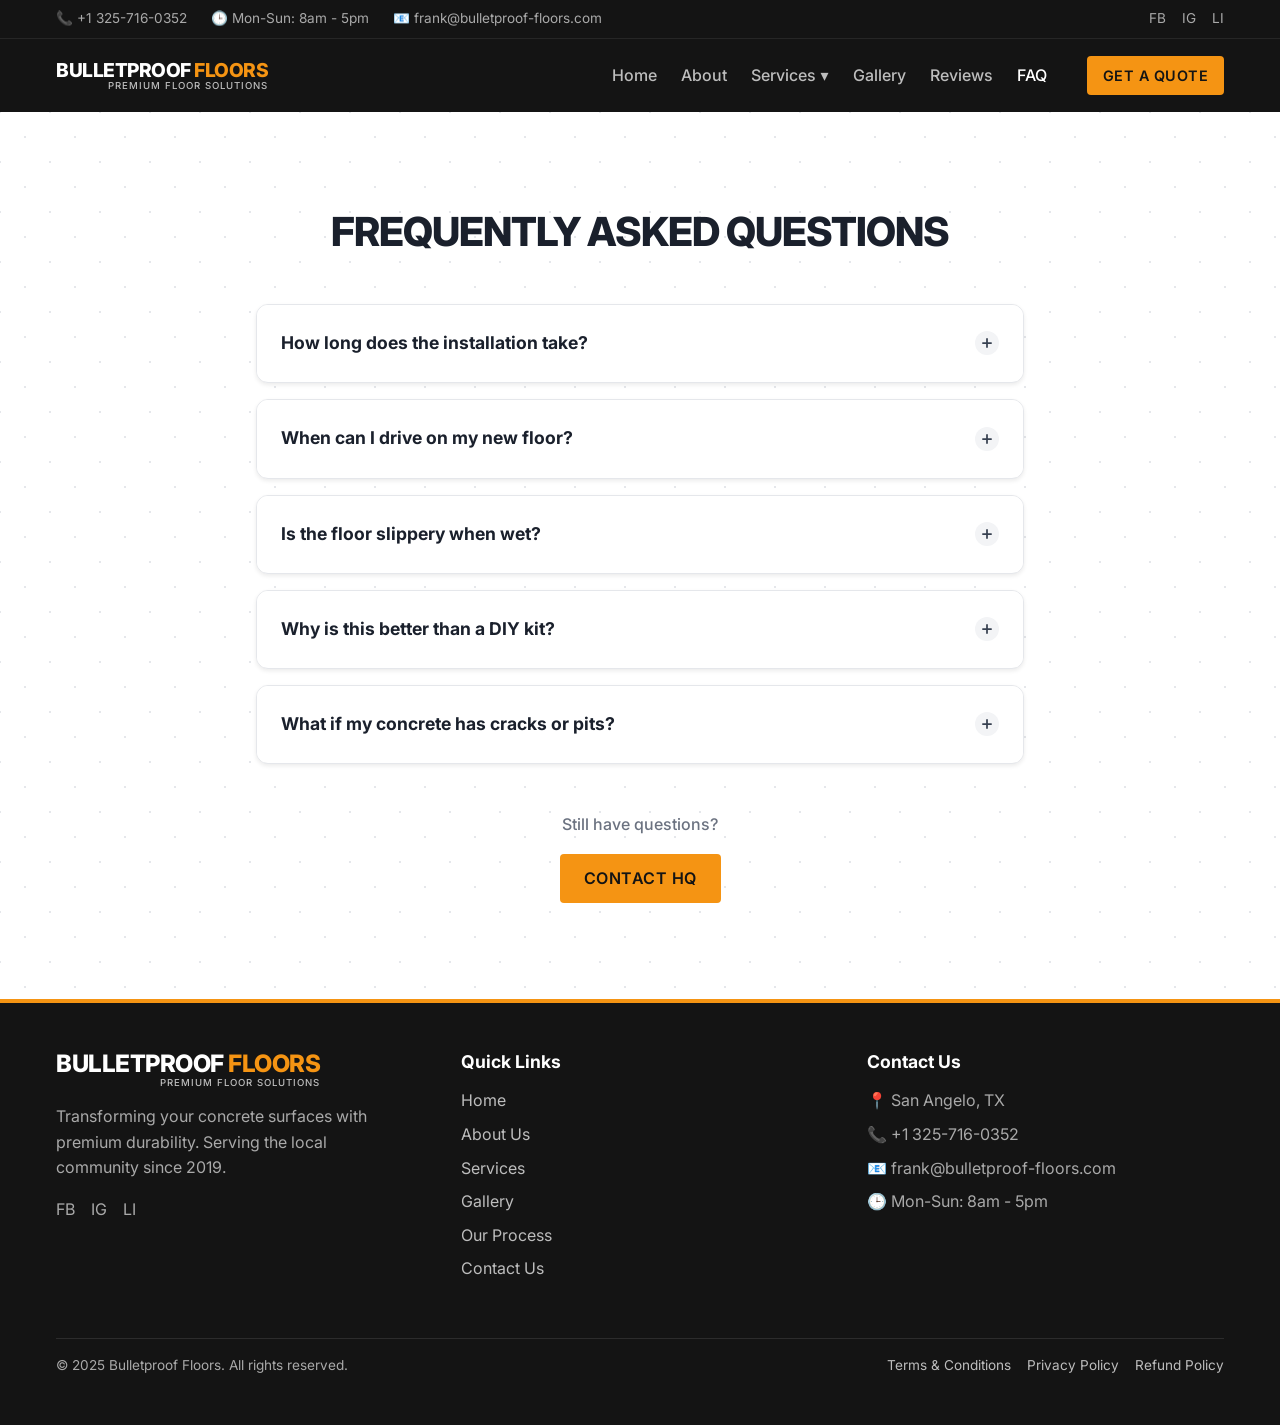
<file: faq.html>
<!DOCTYPE html>
<html lang="en">

<head>
    <meta charset="UTF-8">
    <meta name="viewport" content="width=device-width, initial-scale=1.0">
    <title>FAQ | Bulletproof Floors</title>
    <link rel="stylesheet" href="style.css">
    <link rel="stylesheet" href="modern-sections.css">
    <link rel="preconnect" href="https://fonts.googleapis.com">
    <link rel="preconnect" href="https://fonts.gstatic.com" crossorigin>
    <link href="https://fonts.googleapis.com/css2?family=Inter:wght@400;500;600;700;800&display=swap" rel="stylesheet">
    <!-- Favicons -->
    <link rel="icon" type="image/webp" sizes="16x16"
        href="https://res.cloudinary.com/diptffkzh/image/upload/v1768782641/BPF_Logo_rhzeyc.webp">
    <link rel="icon" type="image/webp" sizes="32x32"
        href="https://res.cloudinary.com/diptffkzh/image/upload/v1768782641/BPF_Logo_rhzeyc.webp">
    <link rel="icon" type="image/webp" sizes="192x192"
        href="https://res.cloudinary.com/diptffkzh/image/upload/v1768782641/BPF_Logo_rhzeyc.webp">
    <link rel="icon" type="image/webp" sizes="512x512"
        href="https://res.cloudinary.com/diptffkzh/image/upload/v1768782641/BPF_Logo_rhzeyc.webp">
    <link rel="apple-touch-icon" sizes="180x180"
        href="https://res.cloudinary.com/diptffkzh/image/upload/v1768782641/BPF_Logo_rhzeyc.webp">
</head>

<body>

    <!-- Header -->
    <header>
        <div class="top-bar">
            <div class="container">
                <div class="top-bar-info">
                    <span>📞 +1 325-716-0352</span>
                    <span>🕒 Mon-Sun: 8am - 5pm</span>
                    <span>📧 frank@bulletproof-floors.com</span>
                </div>
                <div class="top-bar-socials"><span>FB</span> <span>IG</span> <span>LI</span></div>
            </div>
        </div>
        <div class="main-header">
            <div class="container">
                <a href="index.html" class="logo">
                    <div class="logo-text">
                        <div class="logo-main" style="font-size: 1.2rem;">Bulletproof <span>Floors</span></div>
                        <div class="logo-tagline">Premium Floor Solutions</div>
                    </div>
                </a>
                <button class="mobile-menu-btn" aria-label="Toggle Menu">☰</button>
                <nav>
                    <ul>
                        <li><a href="index.html">Home</a></li>
                        <li><a href="about.html">About</a></li>
                        <li>
                            <a href="services.html">Services ▾</a>
                            <ul class="dropdown-menu">
                                <li><a href="services.html">All Coatings</a></li>
                                <li><a href="process.html">Our Process</a></li>
                                <li><a href="service-area.html">Service Area</a></li>
                            </ul>
                        </li>
                        <li><a href="gallery.html">Gallery</a></li>
                        <li><a href="reviews.html">Reviews</a></li>
                        <li><a href="faq.html" class="active">FAQ</a></li>
                        <li><a href="contact.html" class="btn btn-cta">Get A Quote</a></li>
                    </ul>
                </nav>
            </div>
        </div>
    </header>

    <section class="faq-modern-section">
        <div class="container faq-container">
            <h1 class="faq-title">Frequently Asked Questions</h1>

            <div class="accordion-item-modern">
                <div class="accordion-header-modern">
                    How long does the installation take?
                    <div class="accordion-icon">
                        <svg viewBox="0 0 24 24" fill="none" stroke="currentColor" stroke-linecap="round"
                            stroke-linejoin="round">
                            <line x1="12" y1="5" x2="12" y2="19"></line>
                            <line x1="5" y1="12" x2="19" y2="12"></line>
                        </svg>
                    </div>
                </div>
                <div class="accordion-content-modern">
                    Most residential garages (up to 800 sq ft) are completed in just ONE DAY. larger projects or
                    extensive moisture mitigation may require a second day.
                </div>
            </div>

            <div class="accordion-item-modern">
                <div class="accordion-header-modern">
                    When can I drive on my new floor?
                    <div class="accordion-icon">
                        <svg viewBox="0 0 24 24" fill="none" stroke="currentColor" stroke-linecap="round"
                            stroke-linejoin="round">
                            <line x1="12" y1="5" x2="12" y2="19"></line>
                            <line x1="5" y1="12" x2="19" y2="12"></line>
                        </svg>
                    </div>
                </div>
                <div class="accordion-content-modern">
                    You can walk on the floor 4-6 hours after completion. We recommend waiting 24 hours before
                    parking vehicles or moving heavy items back in.
                </div>
            </div>

            <div class="accordion-item-modern">
                <div class="accordion-header-modern">
                    Is the floor slippery when wet?
                    <div class="accordion-icon">
                        <svg viewBox="0 0 24 24" fill="none" stroke="currentColor" stroke-linecap="round"
                            stroke-linejoin="round">
                            <line x1="12" y1="5" x2="12" y2="19"></line>
                            <line x1="5" y1="12" x2="19" y2="12"></line>
                        </svg>
                    </div>
                </div>
                <div class="accordion-content-modern">
                    Safety is a priority. Our flake system provides a natural orange-peel texture that offers
                    excellent grip. For areas around pools or steep inclines, we can add an extra anti-slip
                    aggregate
                    to the topcoat.
                </div>
            </div>

            <div class="accordion-item-modern">
                <div class="accordion-header-modern">
                    Why is this better than a DIY kit?
                    <div class="accordion-icon">
                        <svg viewBox="0 0 24 24" fill="none" stroke="currentColor" stroke-linecap="round"
                            stroke-linejoin="round">
                            <line x1="12" y1="5" x2="12" y2="19"></line>
                            <line x1="5" y1="12" x2="19" y2="12"></line>
                        </svg>
                    </div>
                </div>
                <div class="accordion-content-modern">
                    Three reasons: Prep, Product, and Professionals. We diamond-grind the concrete (DIY kits use
                    acid), use industrial grade polyaspartic (DIY is water-based epoxy), and apply it thick. Our
                    floors don't peel.
                </div>
            </div>

            <div class="accordion-item-modern">
                <div class="accordion-header-modern">
                    What if my concrete has cracks or pits?
                    <div class="accordion-icon">
                        <svg viewBox="0 0 24 24" fill="none" stroke="currentColor" stroke-linecap="round"
                            stroke-linejoin="round">
                            <line x1="12" y1="5" x2="12" y2="19"></line>
                            <line x1="5" y1="12" x2="19" y2="12"></line>
                        </svg>
                    </div>
                </div>
                <div class="accordion-content-modern">
                    We repair all minor cracks, pits, and spalling as part of our standard prep process using
                    specialized
                    concrete menders. The final floor will be smooth and seamless.
                </div>
            </div>

            <div style="text-align: center; margin-top: 3rem;">
                <p style="margin-bottom: 1rem; color: #6B7280; font-weight: 500;">Still have questions?
                </p>
                <a href="contact.html" class="btn btn-cta">Contact HQ</a>
            </div>
        </div>
    </section>

    <!-- Footer -->
    <footer>
        <div class="container">
            <div class="footer-grid">
                <div>
                    <a href="index.html" class="logo" style="margin-bottom: 1rem;">
                        <div class="logo-text">
                            <div class="logo-main">Bulletproof <span>Floors</span></div>
                            <div class="logo-tagline">Premium Floor Solutions</div>
                        </div>
                    </a>
                    <p style="margin-bottom: 1rem;">Transforming your concrete surfaces with premium durability. Serving
                        the
                        local community since 2019.</p>
                    <div class="top-bar-socials"><span>FB</span> <span>IG</span> <span>LI</span></div>
                </div>
                <div>
                    <h4>Quick Links</h4>
                    <ul style="list-style: none;">
                        <li><a href="index.html">Home</a></li>
                        <li><a href="about.html">About Us</a></li>
                        <li><a href="services.html">Services</a></li>
                        <li><a href="gallery.html">Gallery</a></li>
                        <li><a href="process.html">Our Process</a></li>
                        <li><a href="contact.html">Contact Us</a></li>
                    </ul>
                </div>

                <div class="footer-contact">
                    <h4>Contact Us</h4>
                    <p>📍 San Angelo, TX</p>
                    <p>📞 +1 325-716-0352</p>
                    <p>📧 frank@bulletproof-floors.com</p>
                    <p>🕒 Mon-Sun: 8am - 5pm</p>
                </div>
            </div>
            <div class="copyright">
                <div>&copy; 2025 Bulletproof Floors. All rights reserved.</div>
                <div class="legal-links">
                    <a href="terms.html">Terms & Conditions</a>
                    <a href="privacy.html">Privacy Policy</a>
                    <a href="refund.html">Refund Policy</a>
                </div>
            </div>
        </div>
    </footer>

    <script src="main.js"></script>
    <script src="faq.js"></script>
</body>

</html>
</file>
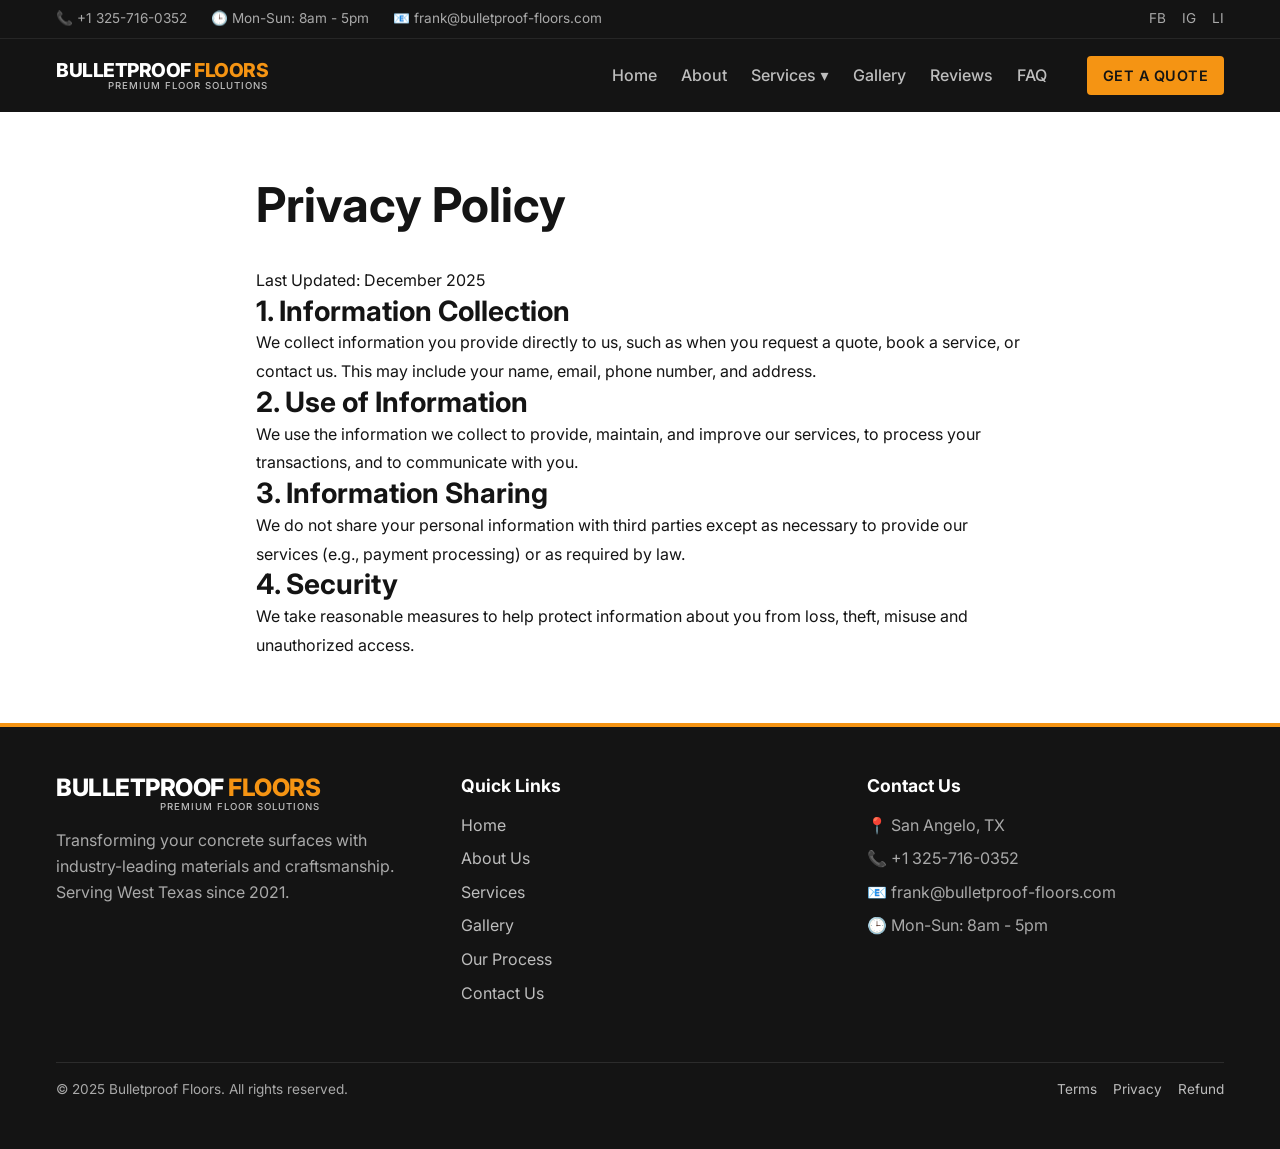
<file: privacy.html>
<!DOCTYPE html>
<html lang="en">

<head>
    <meta charset="UTF-8">
    <meta name="viewport" content="width=device-width, initial-scale=1.0">
    <title>Privacy Policy | Bulletproof Floors</title>
    <link rel="stylesheet" href="style.css">
    <link rel="preconnect" href="https://fonts.googleapis.com">
    <link rel="preconnect" href="https://fonts.gstatic.com" crossorigin>
    <link href="https://fonts.googleapis.com/css2?family=Inter:wght@400;500;600;700;800&display=swap" rel="stylesheet">
    <!-- Favicons -->
    <link rel="icon" type="image/webp" sizes="16x16"
        href="https://res.cloudinary.com/diptffkzh/image/upload/v1768782641/BPF_Logo_rhzeyc.webp">
    <link rel="icon" type="image/webp" sizes="32x32"
        href="https://res.cloudinary.com/diptffkzh/image/upload/v1768782641/BPF_Logo_rhzeyc.webp">
    <link rel="icon" type="image/webp" sizes="192x192"
        href="https://res.cloudinary.com/diptffkzh/image/upload/v1768782641/BPF_Logo_rhzeyc.webp">
    <link rel="icon" type="image/webp" sizes="512x512"
        href="https://res.cloudinary.com/diptffkzh/image/upload/v1768782641/BPF_Logo_rhzeyc.webp">
    <link rel="apple-touch-icon" sizes="180x180"
        href="https://res.cloudinary.com/diptffkzh/image/upload/v1768782641/BPF_Logo_rhzeyc.webp">
</head>

<body>

    <!-- Header -->
    <header>
        <div class="top-bar">
            <div class="container">
                <div class="top-bar-info">
                    <span>📞 +1 325-716-0352</span>
                    <span>🕒 Mon-Sun: 8am - 5pm</span>
                    <span>📧 frank@bulletproof-floors.com</span>
                </div>
                <div class="top-bar-socials"><span>FB</span> <span>IG</span> <span>LI</span></div>
            </div>
        </div>
        <div class="main-header">
            <div class="container">
                <a href="index.html" class="logo">
                    <div class="logo-text">
                        <div class="logo-main" style="font-size: 1.2rem;">Bulletproof <span>Floors</span></div>
                        <div class="logo-tagline">Premium Floor Solutions</div>
                    </div>
                </a>
                <button class="mobile-menu-btn" aria-label="Toggle Menu">☰</button>
                <nav>
                    <ul>
                        <li><a href="index.html">Home</a></li>
                        <li><a href="about.html">About</a></li>
                        <li>
                            <a href="services.html">Services ▾</a>
                            <ul class="dropdown-menu">
                                <li><a href="services.html">All Coatings</a></li>
                                <li><a href="process.html">Our Process</a></li>
                                <li><a href="service-area.html">Service Area</a></li>
                            </ul>
                        </li>
                        <li><a href="gallery.html">Gallery</a></li>
                        <li><a href="reviews.html">Reviews</a></li>
                        <li><a href="faq.html">FAQ</a></li>
                        <li><a href="contact.html" class="btn btn-cta">Get A Quote</a></li>
                    </ul>
                </nav>
            </div>
        </div>
    </header>

    <section style="background-color: var(--color-white); padding: 4rem 0;">
        <div class="container" style="max-width: 800px;">
            <h1 style="margin-bottom: 2rem;">Privacy Policy</h1>
            <div style="color: var(--color-graphite); line-height: 1.8;">
                <p>Last Updated: December 2025</p>

                <h3>1. Information Collection</h3>
                <p>We collect information you provide directly to us, such as when you request a quote, book a service,
                    or contact us. This may include your name, email, phone number, and address.</p>

                <h3>2. Use of Information</h3>
                <p>We use the information we collect to provide, maintain, and improve our services, to process your
                    transactions, and to communicate with you.</p>

                <h3>3. Information Sharing</h3>
                <p>We do not share your personal information with third parties except as necessary to provide our
                    services (e.g., payment processing) or as required by law.</p>

                <h3>4. Security</h3>
                <p>We take reasonable measures to help protect information about you from loss, theft, misuse and
                    unauthorized access.</p>
            </div>
        </div>
    </section>

    <!-- Footer -->
    <footer>
        <div class="container">
            <div class="footer-grid">
                <!-- Company Info -->
                <div>
                    <a href="index.html" class="logo" style="margin-bottom: 1rem;">
                        <div class="logo-text">
                            <div class="logo-main">Bulletproof <span>Floors</span></div>
                            <div class="logo-tagline">Premium Floor Solutions</div>
                        </div>
                    </a>
                    <p style="margin-bottom: 1rem;">Transforming your concrete surfaces with industry-leading materials
                        and
                        craftsmanship. Serving West Texas since 2021.</p>
                    <div class="top-bar-socials">

                    </div>
                </div>

                <!-- Quick Links -->
                <div>
                    <h4>Quick Links</h4>
                    <ul style="list-style: none;">
                        <li><a href="index.html">Home</a></li>
                        <li><a href="about.html">About Us</a></li>
                        <li><a href="services.html">Services</a></li>
                        <li><a href="gallery.html">Gallery</a></li>
                        <li><a href="process.html">Our Process</a></li>
                        <li><a href="contact.html">Contact Us</a></li>
                    </ul>
                </div>

                <!-- Contact -->
                <div class="footer-contact">
                    <h4>Contact Us</h4>
                    <p>📍 San Angelo, TX</p>
                    <p>📞 +1 325-716-0352</p>
                    <p>📧 frank@bulletproof-floors.com</p>
                    <p>🕒 Mon-Sun: 8am - 5pm</p>
                </div>
            </div>
            <div class="copyright">
                <div>&copy; 2025 Bulletproof Floors. All rights reserved.</div>
                <div class="legal-links">
                    <a href="terms.html">Terms</a>
                    <a href="privacy.html">Privacy</a>
                    <a href="refund.html">Refund</a>
                </div>
            </div>
        </div>
    </footer>

    <script src="main.js"></script>
</body>

</html>
</file>
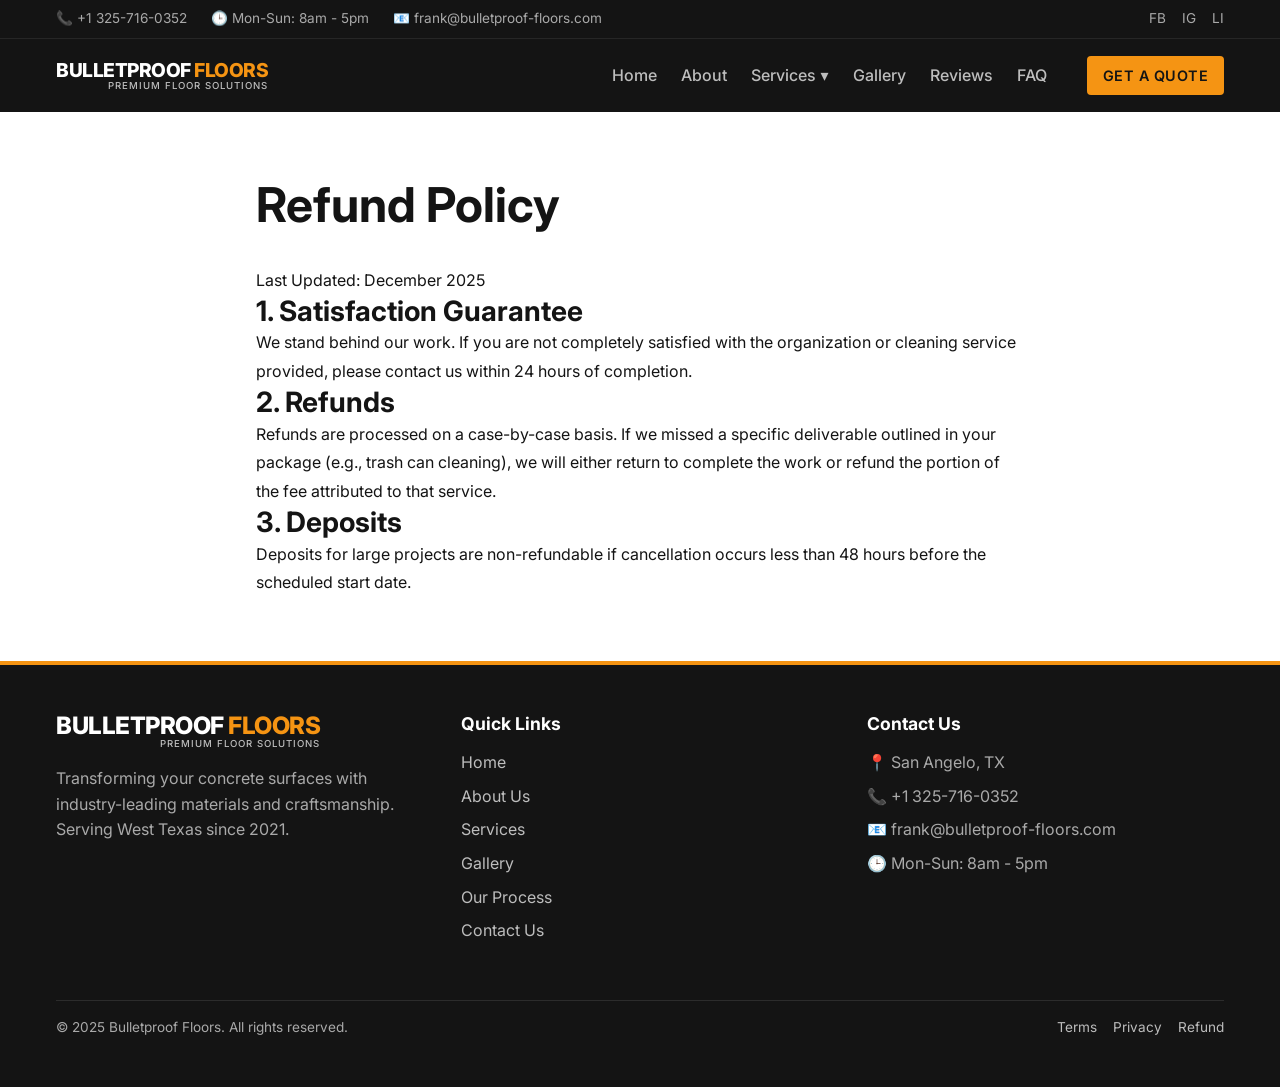
<file: refund.html>
<!DOCTYPE html>
<html lang="en">

<head>
    <meta charset="UTF-8">
    <meta name="viewport" content="width=device-width, initial-scale=1.0">
    <title>Refund Policy | Bulletproof Floors</title>
    <link rel="stylesheet" href="style.css">
    <link rel="preconnect" href="https://fonts.googleapis.com">
    <link rel="preconnect" href="https://fonts.gstatic.com" crossorigin>
    <link href="https://fonts.googleapis.com/css2?family=Inter:wght@400;500;600;700;800&display=swap" rel="stylesheet">
    <!-- Favicons -->
    <link rel="icon" type="image/webp" sizes="16x16"
        href="https://res.cloudinary.com/diptffkzh/image/upload/v1768782641/BPF_Logo_rhzeyc.webp">
    <link rel="icon" type="image/webp" sizes="32x32"
        href="https://res.cloudinary.com/diptffkzh/image/upload/v1768782641/BPF_Logo_rhzeyc.webp">
    <link rel="icon" type="image/webp" sizes="192x192"
        href="https://res.cloudinary.com/diptffkzh/image/upload/v1768782641/BPF_Logo_rhzeyc.webp">
    <link rel="icon" type="image/webp" sizes="512x512"
        href="https://res.cloudinary.com/diptffkzh/image/upload/v1768782641/BPF_Logo_rhzeyc.webp">
    <link rel="apple-touch-icon" sizes="180x180"
        href="https://res.cloudinary.com/diptffkzh/image/upload/v1768782641/BPF_Logo_rhzeyc.webp">
</head>

<body>

    <!-- Header -->
    <header>
        <div class="top-bar">
            <div class="container">
                <div class="top-bar-info">
                    <span>📞 +1 325-716-0352</span>
                    <span>🕒 Mon-Sun: 8am - 5pm</span>
                    <span>📧 frank@bulletproof-floors.com</span>
                </div>
                <div class="top-bar-socials"><span>FB</span> <span>IG</span> <span>LI</span></div>
            </div>
        </div>
        <div class="main-header">
            <div class="container">
                <a href="index.html" class="logo">
                    <div class="logo-text">
                        <div class="logo-main" style="font-size: 1.2rem;">Bulletproof <span>Floors</span></div>
                        <div class="logo-tagline">Premium Floor Solutions</div>
                    </div>
                </a>
                <button class="mobile-menu-btn" aria-label="Toggle Menu">☰</button>
                <nav>
                    <ul>
                        <li><a href="index.html">Home</a></li>
                        <li><a href="about.html">About</a></li>
                        <li>
                            <a href="services.html">Services ▾</a>
                            <ul class="dropdown-menu">
                                <li><a href="services.html">All Coatings</a></li>
                                <li><a href="process.html">Our Process</a></li>
                                <li><a href="service-area.html">Service Area</a></li>
                            </ul>
                        </li>
                        <li><a href="gallery.html">Gallery</a></li>
                        <li><a href="reviews.html">Reviews</a></li>
                        <li><a href="faq.html">FAQ</a></li>
                        <li><a href="contact.html" class="btn btn-cta">Get A Quote</a></li>
                    </ul>
                </nav>
            </div>
        </div>
    </header>

    <section style="background-color: var(--color-white); padding: 4rem 0;">
        <div class="container" style="max-width: 800px;">
            <h1 style="margin-bottom: 2rem;">Refund Policy</h1>
            <div style="color: var(--color-graphite); line-height: 1.8;">
                <p>Last Updated: December 2025</p>

                <h3>1. Satisfaction Guarantee</h3>
                <p>We stand behind our work. If you are not completely satisfied with the organization or cleaning
                    service provided, please contact us within 24 hours of completion.</p>

                <h3>2. Refunds</h3>
                <p>Refunds are processed on a case-by-case basis. If we missed a specific deliverable outlined in your
                    package (e.g., trash can cleaning), we will either return to complete the work or refund the portion
                    of the fee attributed to that service.</p>

                <h3>3. Deposits</h3>
                <p>Deposits for large projects are non-refundable if cancellation occurs less than 48 hours before the
                    scheduled start date.</p>
            </div>
        </div>
    </section>

    <!-- Footer -->
    <footer>
        <div class="container">
            <div class="footer-grid">
                <!-- Company Info -->
                <div>
                    <a href="index.html" class="logo" style="margin-bottom: 1rem;">
                        <div class="logo-text">
                            <div class="logo-main">Bulletproof <span>Floors</span></div>
                            <div class="logo-tagline">Premium Floor Solutions</div>
                        </div>
                    </a>
                    <p style="margin-bottom: 1rem;">Transforming your concrete surfaces with industry-leading materials
                        and
                        craftsmanship. Serving West Texas since 2021.</p>
                    <div class="top-bar-socials">

                    </div>
                </div>

                <!-- Quick Links -->
                <div>
                    <h4>Quick Links</h4>
                    <ul style="list-style: none;">
                        <li><a href="index.html">Home</a></li>
                        <li><a href="about.html">About Us</a></li>
                        <li><a href="services.html">Services</a></li>
                        <li><a href="gallery.html">Gallery</a></li>
                        <li><a href="process.html">Our Process</a></li>
                        <li><a href="contact.html">Contact Us</a></li>
                    </ul>
                </div>

                <!-- Contact -->
                <div class="footer-contact">
                    <h4>Contact Us</h4>
                    <p>📍 San Angelo, TX</p>
                    <p>📞 +1 325-716-0352</p>
                    <p>📧 frank@bulletproof-floors.com</p>
                    <p>🕒 Mon-Sun: 8am - 5pm</p>
                </div>
            </div>
            <div class="copyright">
                <div>&copy; 2025 Bulletproof Floors. All rights reserved.</div>
                <div class="legal-links">
                    <a href="terms.html">Terms</a>
                    <a href="privacy.html">Privacy</a>
                    <a href="refund.html">Refund</a>
                </div>
            </div>
        </div>
    </footer>

    <script src="main.js"></script>
</body>

</html>
</file>
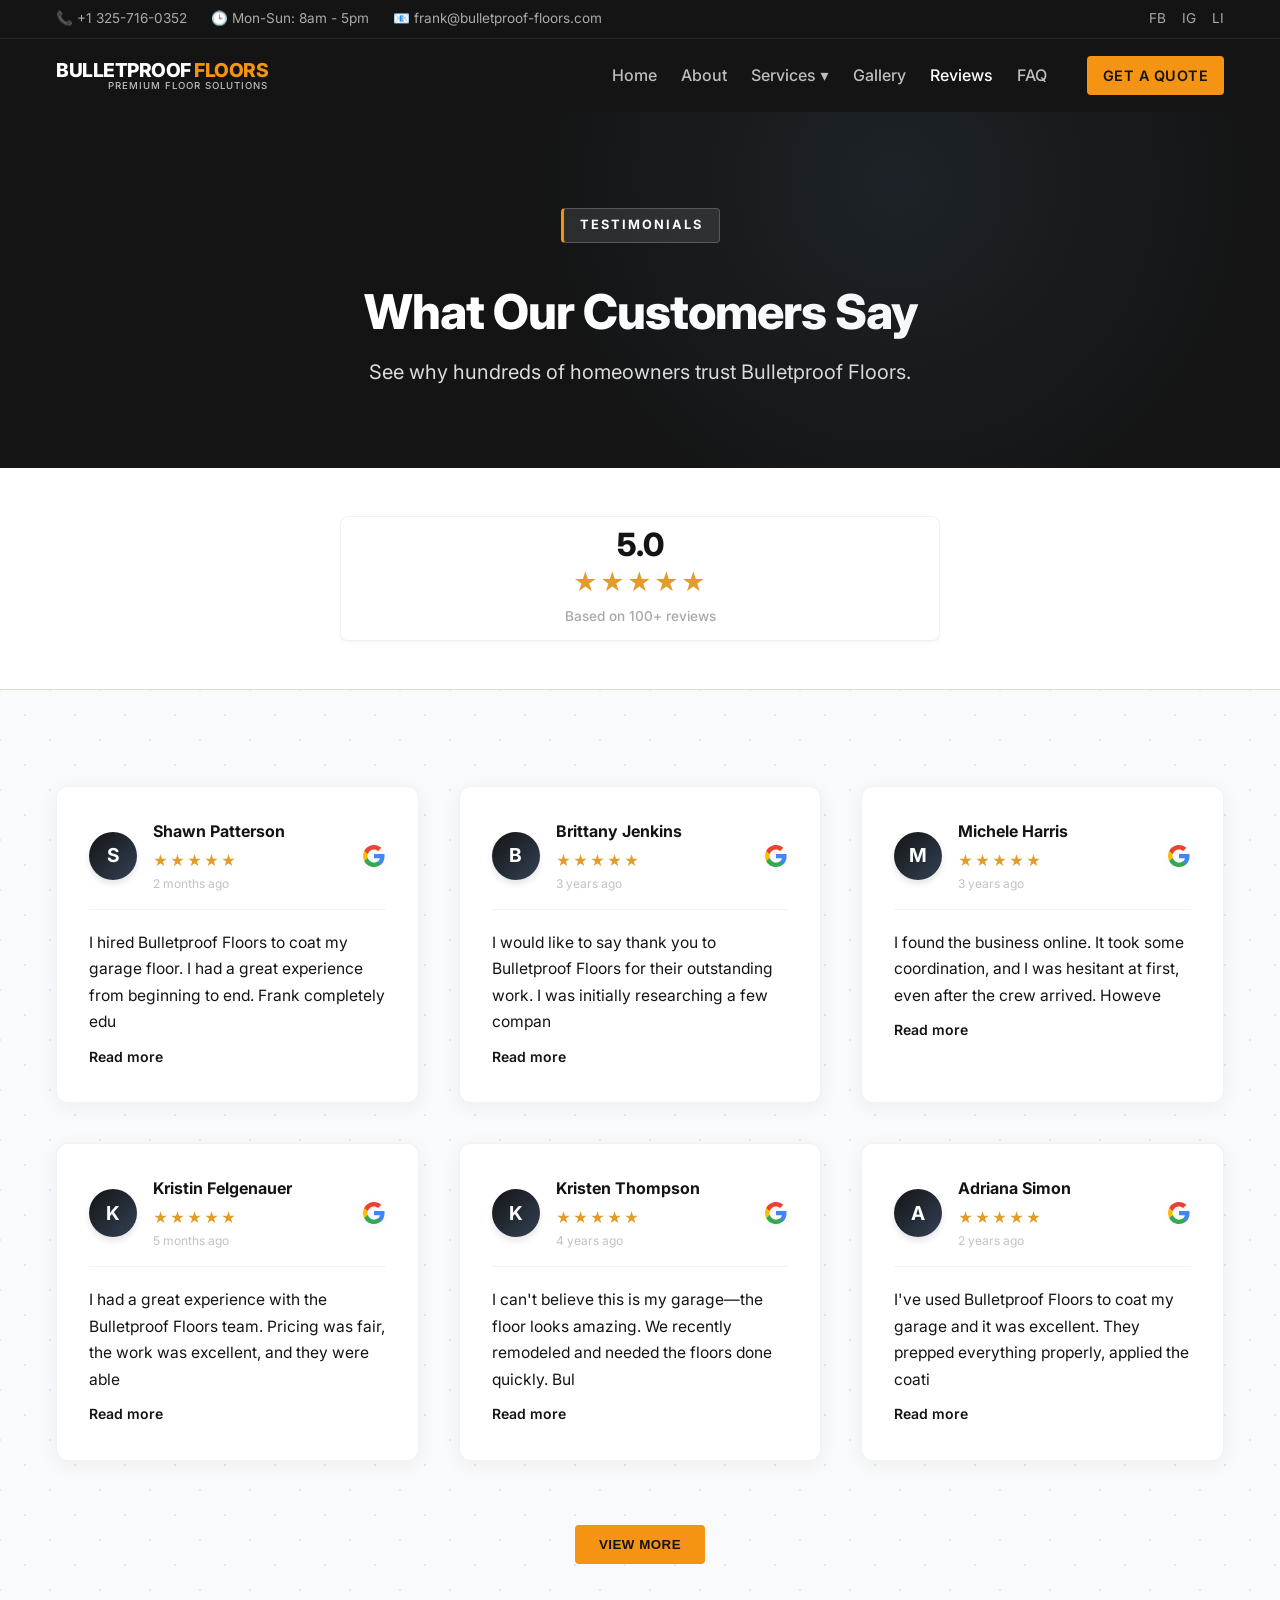
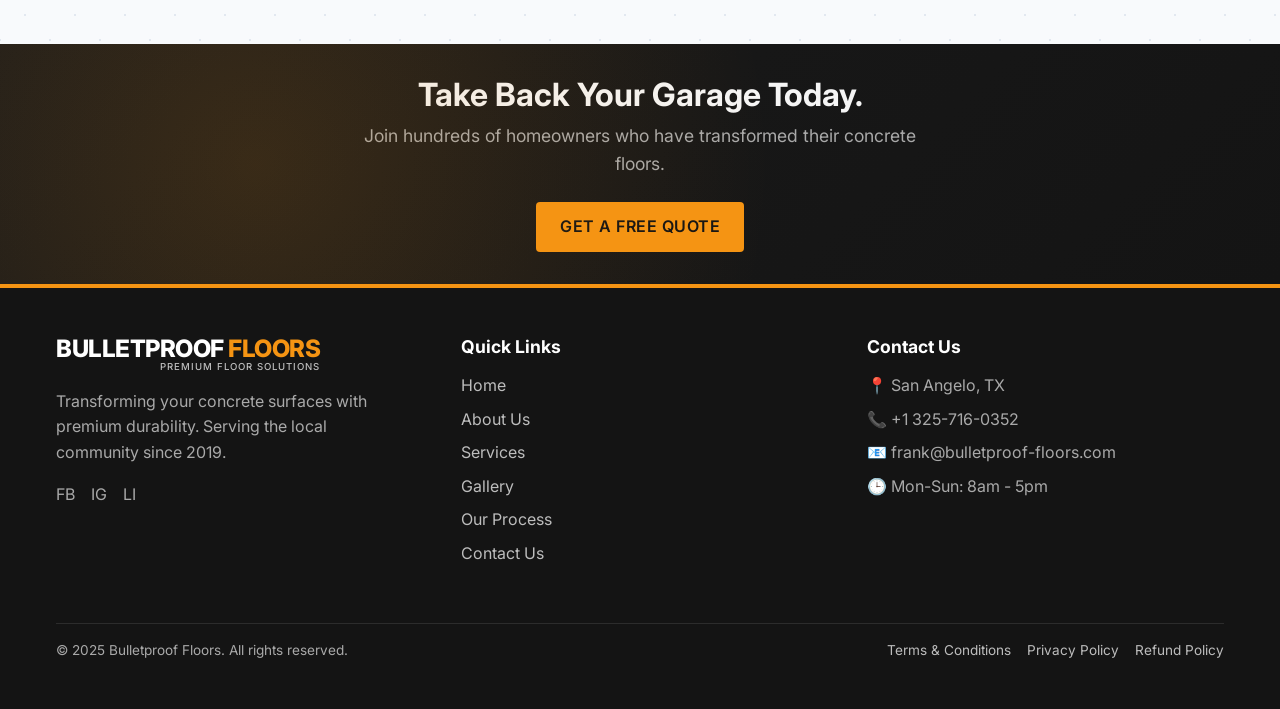
<file: reviews.html>
<!DOCTYPE html>
<html lang="en">

<head>
    <meta charset="UTF-8">
    <meta name="viewport" content="width=device-width, initial-scale=1.0">
    <title>Reviews | Bulletproof Floors</title>
    <meta name="description"
        content="Read what our satisfied customers have to say about our garage organization and cleanout services. Bulletproof Floors reviews and testimonials.">
    <meta name="keywords"
        content="Bulletproof Floors reviews, customer testimonials, garage organization reviews, junk removal reviews">
    <meta name="author" content="Bulletproof Floors">
    <meta name="robots" content="index, follow">

    <!-- Open Graph / Facebook -->
    <meta property="og:type" content="website">
    <meta property="og:url" content="https://www.bulletproof-floors.com/reviews.html">
    <meta property="og:title" content="Reviews | Bulletproof Floors">
    <meta property="og:description"
        content="Read what our satisfied customers have to say about our garage organization and cleanout services.">
    <meta property="og:image"
        content="https://www.bulletproof-floors.com/https://res.cloudinary.com/diptffkzh/image/upload/v1768782641/BPF_Logo_rhzeyc.webp">

    <!-- Twitter -->
    <meta property="twitter:card" content="summary_large_image">
    <meta property="twitter:url" content="https://www.bulletproof-floors.com/reviews.html">
    <meta property="twitter:title" content="Reviews | Bulletproof Floors">
    <meta property="twitter:description"
        content="Read what our satisfied customers have to say about our garage organization and cleanout services.">
    <meta property="twitter:image"
        content="https://www.bulletproof-floors.com/https://res.cloudinary.com/diptffkzh/image/upload/v1768782641/BPF_Logo_rhzeyc.webp">

    <link rel="stylesheet" href="style.css">
    <link rel="stylesheet" href="modern-sections.css">
    <link rel="preconnect" href="https://fonts.googleapis.com">
    <link rel="preconnect" href="https://fonts.gstatic.com" crossorigin>
    <link href="https://fonts.googleapis.com/css2?family=Inter:wght@400;500;600;700;800&display=swap" rel="stylesheet">
    <!-- Favicons -->
    <link rel="icon" type="image/webp" sizes="16x16"
        href="https://res.cloudinary.com/diptffkzh/image/upload/v1768782641/BPF_Logo_rhzeyc.webp">
    <link rel="icon" type="image/webp" sizes="32x32"
        href="https://res.cloudinary.com/diptffkzh/image/upload/v1768782641/BPF_Logo_rhzeyc.webp">
    <link rel="icon" type="image/webp" sizes="192x192"
        href="https://res.cloudinary.com/diptffkzh/image/upload/v1768782641/BPF_Logo_rhzeyc.webp">
    <link rel="icon" type="image/webp" sizes="512x512"
        href="https://res.cloudinary.com/diptffkzh/image/upload/v1768782641/BPF_Logo_rhzeyc.webp">
    <link rel="apple-touch-icon" sizes="180x180"
        href="https://res.cloudinary.com/diptffkzh/image/upload/v1768782641/BPF_Logo_rhzeyc.webp">
</head>

<body>

    <!-- Header -->
    <header>
        <!-- Top Bar -->
        <div class="top-bar">
            <div class="container">
                <div class="top-bar-info">
                    <span>📞 +1 325-716-0352</span>
                    <span>🕒 Mon-Sun: 8am - 5pm</span>
                    <span>📧 frank@bulletproof-floors.com</span>
                </div>
                <div class="top-bar-socials">
                    <!-- Placeholder Social Icons -->
                    <span>FB</span>
                    <span>IG</span>
                    <span>LI</span>
                </div>
            </div>
        </div>

        <!-- Main Nav -->
        <div class="main-header">
            <div class="container">
                <a href="index.html" class="logo">
                    <div class="logo-text">
                        <div class="logo-main" style="font-size: 1.2rem;">Bulletproof <span>Floors</span></div>
                        <div class="logo-tagline">Premium Floor Solutions</div>
                    </div>
                </a>
                <button class="mobile-menu-btn" aria-label="Toggle Menu">
                    <svg width="24" height="24" viewBox="0 0 24 24" fill="none" xmlns="http://www.w3.org/2000/svg">
                        <path d="M3 12H21M3 6H21M3 18H21" stroke="currentColor" stroke-width="2" stroke-linecap="round"
                            stroke-linejoin="round" />
                    </svg>
                </button>
                <nav>
                    <ul>
                        <li><a href="index.html">Home</a></li>
                        <li><a href="about.html">About</a></li>
                        <li>
                            <a href="services.html">Services ▾</a>
                            <ul class="dropdown-menu">
                                <li><a href="services.html">All Coatings</a></li>
                                <li><a href="process.html">Our Process</a></li>
                                <li><a href="service-area.html">Service Area</a></li>
                            </ul>
                        </li>
                        <li><a href="gallery.html">Gallery</a></li>
                        <li><a href="reviews.html" class="active">Reviews</a></li>
                        <li><a href="faq.html">FAQ</a></li>
                        <li><a href="contact.html" class="btn btn-cta">Get A Quote</a></li>
                    </ul>
                </nav>
            </div>
        </div>
    </header>

    <!-- Page Header -->
    <section class="page-header">
        <div class="container">
            <span class="section-badge">TESTIMONIALS</span>
            <h1>What Our Customers Say</h1>
            <p>See why hundreds of homeowners trust Bulletproof Floors.</p>
        </div>
    </section>

    <!-- Reviews Stats Section -->
    <section class="reviews-stats-section">
        <div class="container">
            <div class="reviews-summary-card">
                <div class="summary-left" style="width: 100%; border-right: none; align-items: center;">
                    <div class="total-score">5.0</div>
                    <div class="stars-large">★★★★★</div>
                    <p class="review-count">Based on 100+ reviews</p>
                </div>
            </div>
        </div>
    </section>

    <!-- All Reviews Section -->
    <section class="reviews-page-section">
        <div class="container">
            <div class="all-reviews-grid">
                <!-- Reviews injected by JS -->
            </div>
        </div>
    </section>

    <!-- CTA Banner -->
    <section class="cta-banner">
        <div class="container">
            <h2>Take Back Your Garage Today.</h2>
            <p>Join hundreds of homeowners who have transformed their concrete floors.</p>
            <a href="contact.html" class="btn btn-cta">Get A Free Quote</a>
        </div>
    </section>

    <!-- Footer -->
    <footer>
        <div class="container">
            <div class="footer-grid">
                <!-- Company Info -->
                <div>
                    <a href="index.html" class="logo" style="margin-bottom: 1rem;">
                        <div class="logo-text">
                            <div class="logo-main">Bulletproof <span>Floors</span></div>
                            <div class="logo-tagline">Premium Floor Solutions</div>
                        </div>
                    </a>
                    <p style="margin-bottom: 1rem;">Transforming your concrete surfaces with premium durability. Serving
                        the
                        local
                        community since 2019.</p>
                    <div class="top-bar-socials">
                        <span>FB</span> <span>IG</span> <span>LI</span>
                    </div>
                </div>

                <!-- Quick Links -->
                <div>
                    <h4>Quick Links</h4>
                    <ul style="list-style: none;">
                        <li><a href="index.html">Home</a></li>
                        <li><a href="about.html">About Us</a></li>
                        <li><a href="services.html">Services</a></li>
                        <li><a href="gallery.html">Gallery</a></li>
                        <li><a href="process.html">Our Process</a></li>
                        <li><a href="contact.html">Contact Us</a></li>
                    </ul>
                </div>

                <!-- Packages -->


                <!-- Contact -->
                <div class="footer-contact">
                    <h4>Contact Us</h4>
                    <p>📍 San Angelo, TX</p>
                    <p>📞 +1 325-716-0352</p>
                    <p>📧 frank@bulletproof-floors.com</p>
                    <p>🕒 Mon-Sun: 8am - 5pm</p>
                </div>
            </div>

            <div class="copyright">
                <div>&copy; 2025 Bulletproof Floors. All rights reserved.</div>
                <div class="legal-links">
                    <a href="terms.html">Terms & Conditions</a>
                    <a href="privacy.html">Privacy Policy</a>
                    <a href="refund.html">Refund Policy</a>
                </div>
            </div>
        </div>
    </footer>

    <script src="main.js"></script>
    <script src="reviews.js"></script>
</body>

</html>
</file>
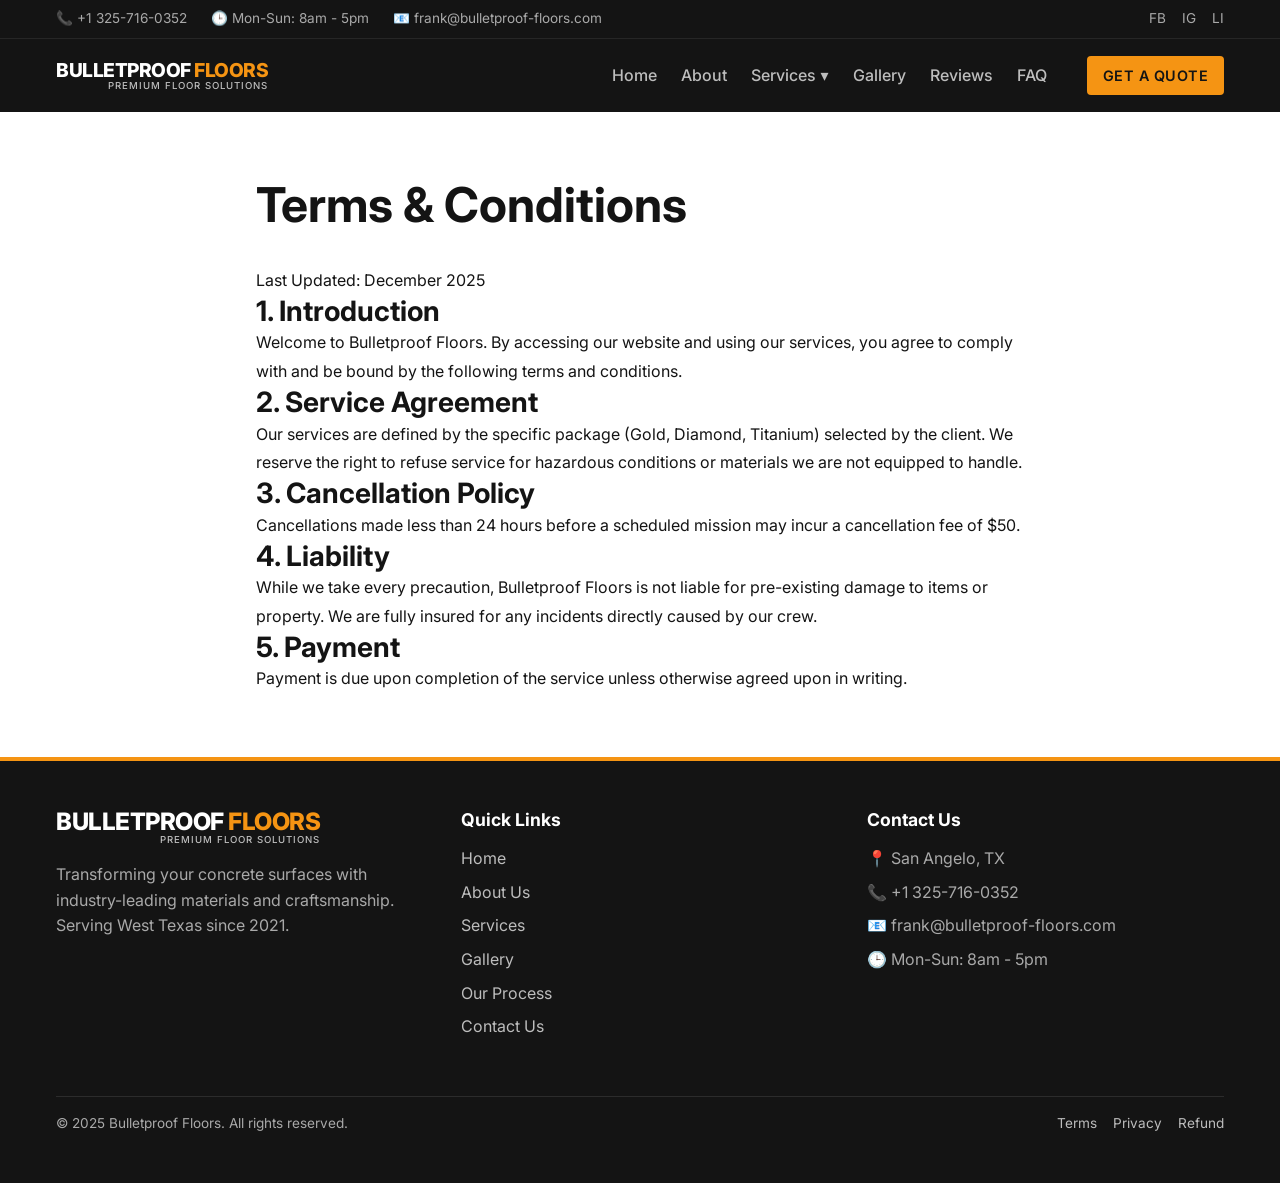
<file: terms.html>
<!DOCTYPE html>
<html lang="en">

<head>
    <meta charset="UTF-8">
    <meta name="viewport" content="width=device-width, initial-scale=1.0">
    <title>Terms & Conditions | Bulletproof Floors</title>
    <link rel="stylesheet" href="style.css">
    <link rel="preconnect" href="https://fonts.googleapis.com">
    <link rel="preconnect" href="https://fonts.gstatic.com" crossorigin>
    <link href="https://fonts.googleapis.com/css2?family=Inter:wght@400;500;600;700;800&display=swap" rel="stylesheet">
    <!-- Favicons -->
    <link rel="icon" type="image/webp" sizes="16x16"
        href="https://res.cloudinary.com/diptffkzh/image/upload/v1768782641/BPF_Logo_rhzeyc.webp">
    <link rel="icon" type="image/webp" sizes="32x32"
        href="https://res.cloudinary.com/diptffkzh/image/upload/v1768782641/BPF_Logo_rhzeyc.webp">
    <link rel="icon" type="image/webp" sizes="192x192"
        href="https://res.cloudinary.com/diptffkzh/image/upload/v1768782641/BPF_Logo_rhzeyc.webp">
    <link rel="icon" type="image/webp" sizes="512x512"
        href="https://res.cloudinary.com/diptffkzh/image/upload/v1768782641/BPF_Logo_rhzeyc.webp">
    <link rel="apple-touch-icon" sizes="180x180"
        href="https://res.cloudinary.com/diptffkzh/image/upload/v1768782641/BPF_Logo_rhzeyc.webp">
</head>

<body>

    <!-- Header -->
    <header>
        <div class="top-bar">
            <div class="container">
                <div class="top-bar-info">
                    <span>📞 +1 325-716-0352</span>
                    <span>🕒 Mon-Sun: 8am - 5pm</span>
                    <span>📧 frank@bulletproof-floors.com</span>
                </div>
                <div class="top-bar-socials"><span>FB</span> <span>IG</span> <span>LI</span></div>
            </div>
        </div>
        <div class="main-header">
            <div class="container">
                <a href="index.html" class="logo">
                    <div class="logo-text">
                        <div class="logo-main" style="font-size: 1.2rem;">Bulletproof <span>Floors</span></div>
                        <div class="logo-tagline">Premium Floor Solutions</div>
                    </div>
                </a>
                <button class="mobile-menu-btn" aria-label="Toggle Menu">☰</button>
                <nav>
                    <ul>
                        <li><a href="index.html">Home</a></li>
                        <li><a href="about.html">About</a></li>
                        <li>
                            <a href="services.html">Services ▾</a>
                            <ul class="dropdown-menu">
                                <li><a href="services.html">All Coatings</a></li>
                                <li><a href="process.html">Our Process</a></li>
                                <li><a href="service-area.html">Service Area</a></li>
                            </ul>
                        </li>
                        <li><a href="gallery.html">Gallery</a></li>
                        <li><a href="reviews.html">Reviews</a></li>
                        <li><a href="faq.html">FAQ</a></li>
                        <li><a href="contact.html" class="btn btn-cta">Get A Quote</a></li>
                    </ul>
                </nav>
            </div>
        </div>
    </header>

    <section style="background-color: var(--color-white); padding: 4rem 0;">
        <div class="container" style="max-width: 800px;">
            <h1 style="margin-bottom: 2rem;">Terms & Conditions</h1>
            <div style="color: var(--color-graphite); line-height: 1.8;">
                <p>Last Updated: December 2025</p>

                <h3>1. Introduction</h3>
                <p>Welcome to Bulletproof Floors. By accessing our website and using our services, you agree to
                    comply
                    with and be bound by the following terms and conditions.</p>

                <h3>2. Service Agreement</h3>
                <p>Our services are defined by the specific package (Gold, Diamond, Titanium) selected by the client. We
                    reserve the right to refuse service for hazardous conditions or materials we are not equipped to
                    handle.</p>

                <h3>3. Cancellation Policy</h3>
                <p>Cancellations made less than 24 hours before a scheduled mission may incur a cancellation fee of $50.
                </p>

                <h3>4. Liability</h3>
                <p>While we take every precaution, Bulletproof Floors is not liable for pre-existing damage to
                    items or
                    property. We are fully insured for any incidents directly caused by our crew.</p>

                <h3>5. Payment</h3>
                <p>Payment is due upon completion of the service unless otherwise agreed upon in writing.</p>
            </div>
        </div>
    </section>

    <!-- Footer -->
    <footer>
        <div class="container">
            <div class="footer-grid">
                <!-- Company Info -->
                <div>
                    <a href="index.html" class="logo" style="margin-bottom: 1rem;">
                        <div class="logo-text">
                            <div class="logo-main">Bulletproof <span>Floors</span></div>
                            <div class="logo-tagline">Premium Floor Solutions</div>
                        </div>
                    </a>
                    <p style="margin-bottom: 1rem;">Transforming your concrete surfaces with industry-leading materials
                        and
                        craftsmanship. Serving West Texas since 2021.</p>
                    <div class="top-bar-socials">

                    </div>
                </div>

                <!-- Quick Links -->
                <div>
                    <h4>Quick Links</h4>
                    <ul style="list-style: none;">
                        <li><a href="index.html">Home</a></li>
                        <li><a href="about.html">About Us</a></li>
                        <li><a href="services.html">Services</a></li>
                        <li><a href="gallery.html">Gallery</a></li>
                        <li><a href="process.html">Our Process</a></li>
                        <li><a href="contact.html">Contact Us</a></li>
                    </ul>
                </div>

                <!-- Contact -->
                <div class="footer-contact">
                    <h4>Contact Us</h4>
                    <p>📍 San Angelo, TX</p>
                    <p>📞 +1 325-716-0352</p>
                    <p>📧 frank@bulletproof-floors.com</p>
                    <p>🕒 Mon-Sun: 8am - 5pm</p>
                </div>
            </div>
            <div class="copyright">
                <div>&copy; 2025 Bulletproof Floors. All rights reserved.</div>
                <div class="legal-links">
                    <a href="terms.html">Terms</a>
                    <a href="privacy.html">Privacy</a>
                    <a href="refund.html">Refund</a>
                </div>
            </div>
        </div>
    </footer>

    <script src="main.js"></script>
</body>

</html>
</file>
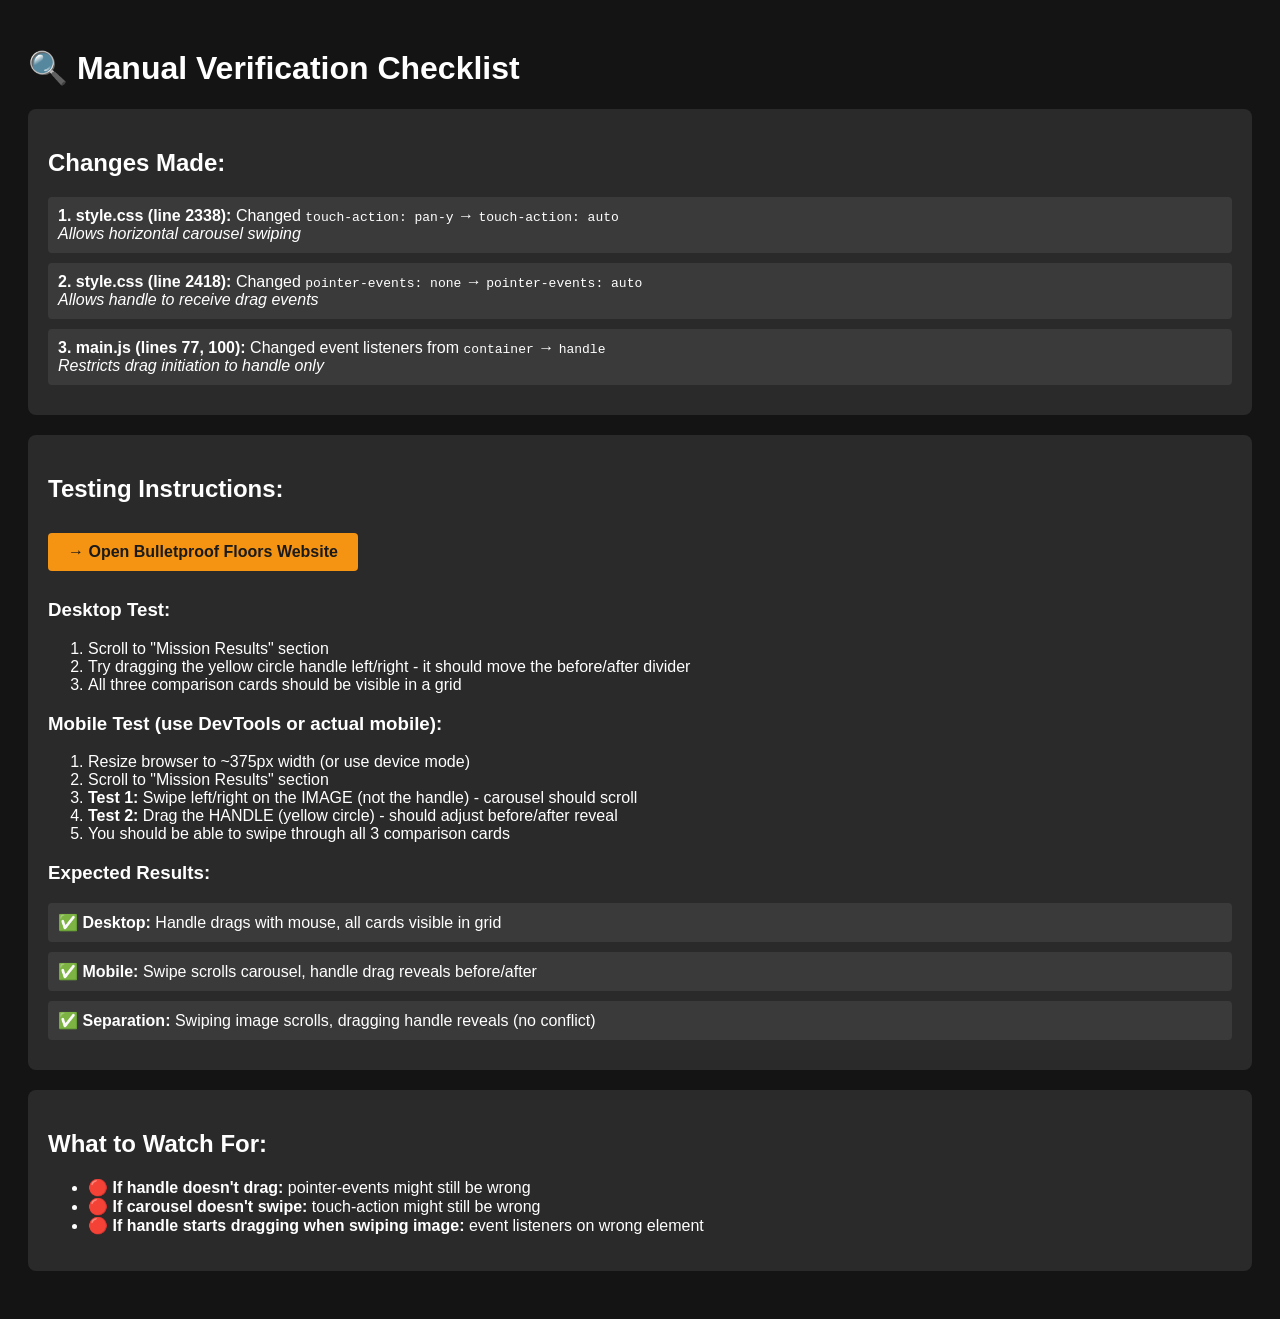
<file: test-slider.html>
<!DOCTYPE html>
<html lang="en">

<head>
    <meta charset="UTF-8">
    <meta name="viewport" content="width=device-width, initial-scale=1.0">
    <title>Slider Test</title>
    <style>
        body {
            font-family: Arial, sans-serif;
            padding: 20px;
            background: #141414;
            color: white;
        }

        .test-status {
            background: #2A2A2A;
            padding: 20px;
            border-radius: 8px;
            margin-bottom: 20px;
        }

        .status-item {
            margin: 10px 0;
            padding: 10px;
            background: #3A3A3A;
            border-radius: 4px;
        }

        .status-item.pass {
            border-left: 4px solid #4CAF50;
        }

        .status-item.fail {
            border-left: 4px solid #F44336;
        }

        .test-link {
            display: inline-block;
            margin: 10px 0;
            padding: 10px 20px;
            background: #f59413;
            color: #1A1A1A;
            text-decoration: none;
            border-radius: 4px;
            font-weight: bold;
        }
    </style>
</head>

<body>
    <h1>🔍 Manual Verification Checklist</h1>

    <div class="test-status">
        <h2>Changes Made:</h2>
        <div class="status-item">
            <strong>1. style.css (line 2338):</strong> Changed <code>touch-action: pan-y</code> →
            <code>touch-action: auto</code>
            <br><em>Allows horizontal carousel swiping</em>
        </div>
        <div class="status-item">
            <strong>2. style.css (line 2418):</strong> Changed <code>pointer-events: none</code> →
            <code>pointer-events: auto</code>
            <br><em>Allows handle to receive drag events</em>
        </div>
        <div class="status-item">
            <strong>3. main.js (lines 77, 100):</strong> Changed event listeners from <code>container</code> →
            <code>handle</code>
            <br><em>Restricts drag initiation to handle only</em>
        </div>
    </div>

    <div class="test-status">
        <h2>Testing Instructions:</h2>
        <a href="index.html" class="test-link">→ Open Bulletproof Floors Website</a>

        <h3>Desktop Test:</h3>
        <ol>
            <li>Scroll to "Mission Results" section</li>
            <li>Try dragging the yellow circle handle left/right - it should move the before/after divider</li>
            <li>All three comparison cards should be visible in a grid</li>
        </ol>

        <h3>Mobile Test (use DevTools or actual mobile):</h3>
        <ol>
            <li>Resize browser to ~375px width (or use device mode)</li>
            <li>Scroll to "Mission Results" section</li>
            <li><strong>Test 1:</strong> Swipe left/right on the IMAGE (not the handle) - carousel should scroll</li>
            <li><strong>Test 2:</strong> Drag the HANDLE (yellow circle) - should adjust before/after reveal</li>
            <li>You should be able to swipe through all 3 comparison cards</li>
        </ol>

        <h3>Expected Results:</h3>
        <div class="status-item">
            ✅ <strong>Desktop:</strong> Handle drags with mouse, all cards visible in grid
        </div>
        <div class="status-item">
            ✅ <strong>Mobile:</strong> Swipe scrolls carousel, handle drag reveals before/after
        </div>
        <div class="status-item">
            ✅ <strong>Separation:</strong> Swiping image scrolls, dragging handle reveals (no conflict)
        </div>
    </div>

    <div class="test-status">
        <h2>What to Watch For:</h2>
        <ul>
            <li>🔴 <strong>If handle doesn't drag:</strong> pointer-events might still be wrong</li>
            <li>🔴 <strong>If carousel doesn't swipe:</strong> touch-action might still be wrong</li>
            <li>🔴 <strong>If handle starts dragging when swiping image:</strong> event listeners on wrong element</li>
        </ul>
    </div>

    <script>
        console.log('Test page loaded. Check the checklist above for manual testing steps.');
        console.log('Key files changed:');
        console.log('- /Users/ayoub/Desktop/bulletprooffloors/style.css (2 changes)');
        console.log('- /Users/ayoub/Desktop/bulletprooffloors/main.js (2 changes)');
    </script>
</body>

</html>
</file>
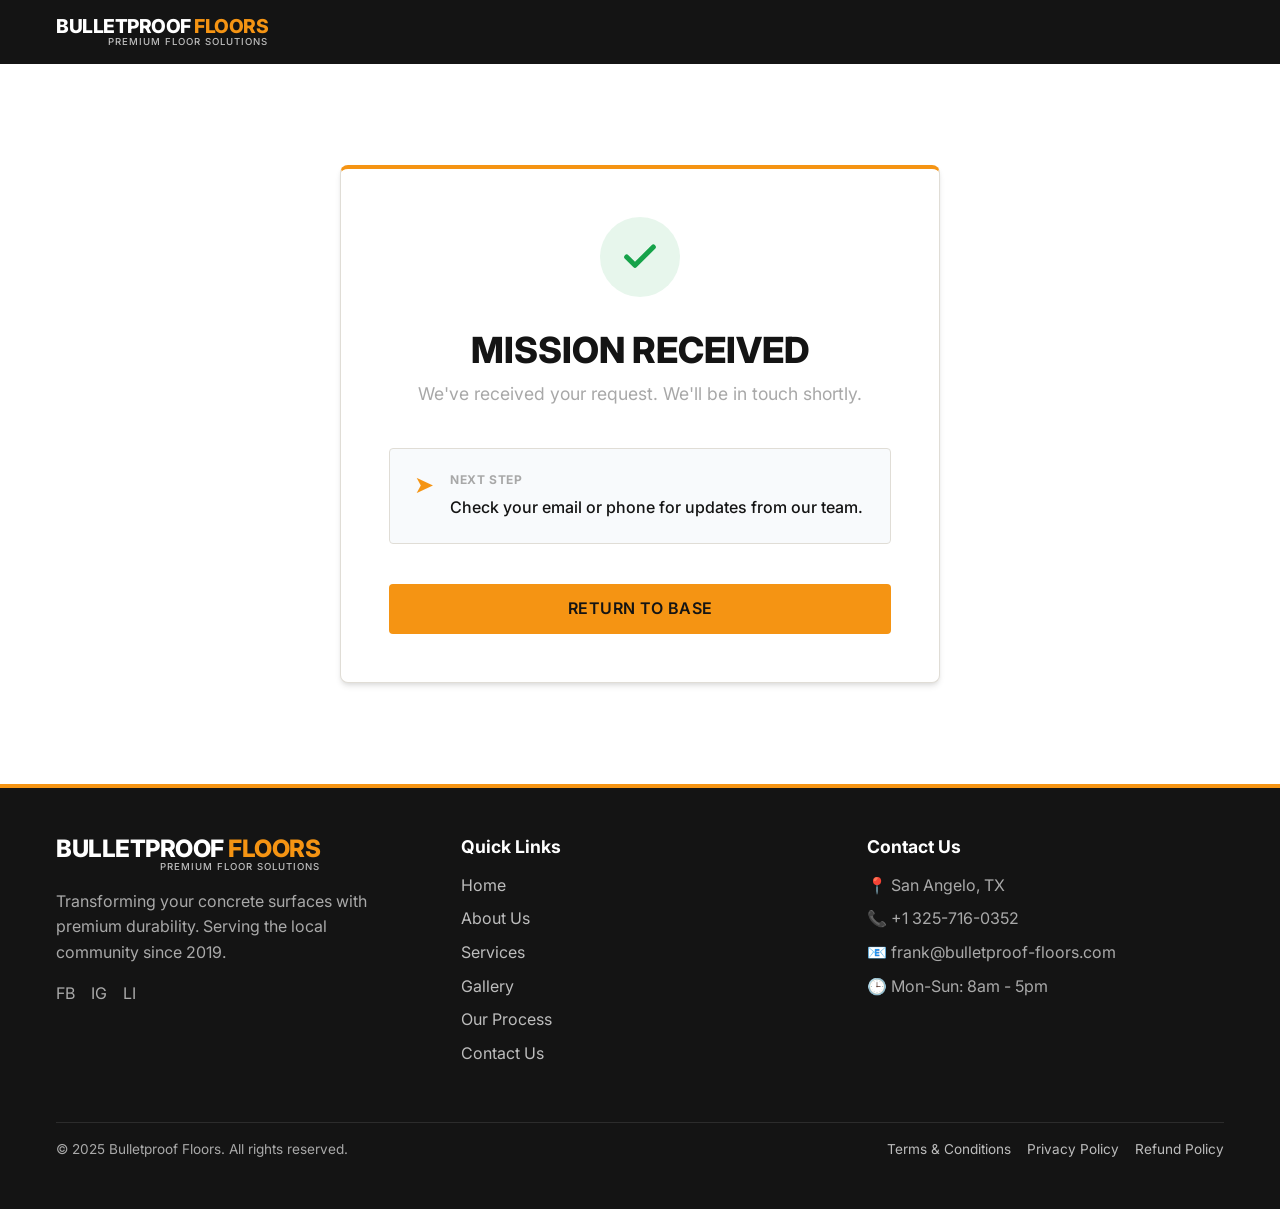
<file: thank-you.html>
<!DOCTYPE html>
<html lang="en">

<head>
    <meta charset="UTF-8">
    <meta name="viewport" content="width=device-width, initial-scale=1.0">
    <title>Thank You | Bulletproof Floors</title>
    <meta name="robots" content="noindex, nofollow">
    <link rel="stylesheet" href="style.css">
    <link href="https://fonts.googleapis.com/css2?family=Inter:wght@400;500;600;700;800&display=swap" rel="stylesheet">
    <!-- Favicons -->
    <link rel="icon" type="image/webp" sizes="16x16"
        href="https://res.cloudinary.com/diptffkzh/image/upload/v1768782641/BPF_Logo_rhzeyc.webp">
    <link rel="icon" type="image/webp" sizes="32x32"
        href="https://res.cloudinary.com/diptffkzh/image/upload/v1768782641/BPF_Logo_rhzeyc.webp">
    <link rel="icon" type="image/webp" sizes="192x192"
        href="https://res.cloudinary.com/diptffkzh/image/upload/v1768782641/BPF_Logo_rhzeyc.webp">
    <link rel="icon" type="image/webp" sizes="512x512"
        href="https://res.cloudinary.com/diptffkzh/image/upload/v1768782641/BPF_Logo_rhzeyc.webp">
    <link rel="apple-touch-icon" sizes="180x180"
        href="https://res.cloudinary.com/diptffkzh/image/upload/v1768782641/BPF_Logo_rhzeyc.webp">
    <style>
        /* Inherit global styles from style.css */

        .thank-you-section {
            background-color: var(--color-white);
            min-height: 80vh;
            display: flex;
            align-items: center;
            justify-content: center;
            padding: 4rem 1rem;
        }

        .thank-you-card {
            background: white;
            max-width: 600px;
            width: 100%;
            border-radius: 8px;
            box-shadow: 0 4px 6px -1px rgba(0, 0, 0, 0.1), 0 2px 4px -1px rgba(0, 0, 0, 0.06);
            border: 1px solid var(--color-mist);
            padding: 3rem;
            text-align: center;
            position: relative;
            overflow: hidden;
            border-top: 4px solid var(--color-volt);
            /* Brand Accent */
        }

        /* Success Animation */
        .success-checkmark {
            width: 80px;
            height: 80px;
            background: rgba(22, 163, 74, 0.1);
            /* Success Green Light */
            border-radius: 50%;
            display: flex;
            align-items: center;
            justify-content: center;
            margin: 0 auto 2rem;
            color: var(--color-success);
        }

        .success-checkmark svg {
            width: 40px;
            height: 40px;
            stroke-width: 3;
            stroke: currentColor;
            fill: none;
            stroke-linecap: round;
            stroke-linejoin: round;
            stroke-dasharray: 100;
            stroke-dashoffset: 0;
        }

        h1 {
            color: var(--color-navy);
            font-size: 2.25rem;
            margin-bottom: 0.5rem;
            font-weight: 800;
            text-transform: uppercase;
        }

        .subtitle {
            color: var(--color-text-muted);
            font-size: 1.1rem;
            line-height: 1.6;
            margin-bottom: 2.5rem;
        }

        /* Info Box */
        .info-box {
            background: #F8FAFC;
            border: 1px solid var(--color-mist);
            border-radius: 4px;
            padding: 1.5rem;
            text-align: left;
            margin-bottom: 2.5rem;
            display: flex;
            gap: 1rem;
            align-items: flex-start;
        }

        .info-icon {
            color: var(--color-volt);
            font-size: 1.5rem;
            flex-shrink: 0;
            line-height: 1;
        }

        .info-content h3 {
            font-size: 0.75rem;
            font-weight: 700;
            text-transform: uppercase;
            color: var(--color-text-muted);
            margin-bottom: 0.5rem;
            letter-spacing: 0.05em;
        }

        .info-content p {
            font-size: 1rem;
            color: var(--color-navy);
            margin: 0;
            line-height: 1.5;
            font-weight: 500;
        }

        .info-content strong {
            color: var(--color-navy);
            background: rgba(234, 179, 8, 0.2);
            /* Volt Light */
            padding: 0 4px;
            border-radius: 2px;
        }

        @media(max-width: 600px) {

            /* Section Spacing */
            .thank-you-section {
                padding: 2.5rem 1rem;
                min-height: 70vh;
            }

            /* Card Layout */
            .thank-you-card {
                padding: 2rem 1.5rem;
                border-radius: 6px;
            }

            /* Success Checkmark */
            .success-checkmark {
                width: 64px;
                height: 64px;
                margin-bottom: 1.5rem;
            }

            .success-checkmark svg {
                width: 32px;
                height: 32px;
            }

            /* Typography */
            h1 {
                font-size: 1.75rem;
                /* 28px - optimized for mobile */
                margin-bottom: 0.75rem;
                letter-spacing: 0.5px;
            }

            .subtitle {
                font-size: 1rem;
                /* 16px - standard mobile size */
                line-height: 1.5;
                margin-bottom: 2rem;
            }

            /* Info Box */
            .info-box {
                padding: 1.25rem;
                margin-bottom: 2rem;
                gap: 0.75rem;
                flex-direction: row;
            }

            .info-icon {
                font-size: 1.25rem;
            }

            .info-content h3 {
                font-size: 0.7rem;
                margin-bottom: 0.375rem;
            }

            .info-content p {
                font-size: 0.95rem;
                line-height: 1.4;
            }

            /* Button - Optimized Touch Target */
            .btn-cta {
                min-height: 48px;
                /* Minimum touch target size */
                padding: 14px 24px;
                font-size: 0.95rem;
                letter-spacing: 0.5px;
            }
        }
    </style>
</head>

<body>

    <!-- Standard Header -->
    <header>
        <div class="main-header">
            <div class="container">
                <a href="index.html" class="logo">
                    <div class="logo-text">
                        <div class="logo-main" style="font-size: 1.2rem;">Bulletproof <span>Floors</span></div>
                        <div class="logo-tagline">Premium Floor Solutions</div>
                    </div>
                </a>
            </div>
        </div>
    </header>

    <section class="thank-you-section">
        <div class="thank-you-card">
            <div class="success-checkmark">
                <svg viewBox="0 0 24 24">
                    <polyline points="20 6 9 17 4 12"></polyline>
                </svg>
            </div>

            <h1 id="dynamic-title">Mission Received</h1>
            <p class="subtitle" id="dynamic-subtitle">
                We've received your request. We'll be in touch shortly.
            </p>

            <div class="info-box">
                <div class="info-icon">➤</div>
                <div class="info-content">
                    <h3>Next Step</h3>
                    <p id="dynamic-instruction">
                        Check your email or phone for updates from our team.
                    </p>
                </div>
            </div>

            <a href="index.html" class="btn btn-cta" style="width: 100%; text-align: center;">Return to Base</a>
        </div>
    </section>

    <!-- Footer -->
    <footer>
        <div class="container">
            <div class="footer-grid">
                <!-- Company Info -->
                <div>
                    <a href="index.html" class="logo" style="margin-bottom: 1rem;">
                        <div class="logo-text">
                            <div class="logo-main">Bulletproof <span>Floors</span></div>
                            <div class="logo-tagline">Premium Floor Solutions</div>
                        </div>
                    </a>
                    <p style="margin-bottom: 1rem;">Transforming your concrete surfaces with premium durability. Serving
                        the
                        local
                        community since 2019.</p>
                    <div class="top-bar-socials">
                        <span>FB</span> <span>IG</span> <span>LI</span>
                    </div>
                </div>

                <!-- Quick Links -->
                <div>
                    <h4>Quick Links</h4>
                    <ul style="list-style: none;">
                        <li><a href="index.html">Home</a></li>
                        <li><a href="about.html">About Us</a></li>
                        <li><a href="services.html">Services</a></li>
                        <li><a href="gallery.html">Gallery</a></li>
                        <li><a href="process.html">Our Process</a></li>
                        <li><a href="contact.html">Contact Us</a></li>
                    </ul>
                </div>

                <!-- Packages -->


                <!-- Contact -->
                <div class="footer-contact">
                    <h4>Contact Us</h4>
                    <p>📍 San Angelo, TX</p>
                    <p>📞 +1 325-716-0352</p>
                    <p>📧 frank@bulletproof-floors.com</p>
                    <p>🕒 Mon-Sun: 8am - 5pm</p>
                </div>
            </div>

            <div class="copyright">
                <div>&copy; 2025 Bulletproof Floors. All rights reserved.</div>
                <div class="legal-links">
                    <a href="terms.html">Terms &amp; Conditions</a>
                    <a href="privacy.html">Privacy Policy</a>
                    <a href="refund.html">Refund Policy</a>
                </div>
            </div>
        </div>
    </footer>

    <script src="main.js"></script>
</body>

</html>
</file>
<file: style.css>
:root {
  /* Bulletproof Floors Brand Palette */
  --color-navy: #141414;
  /* Bulletproof Black - headers, nav, footer */
  --color-blue: #1a1a1a;
  /* Surface dark */
  --color-blue-hover: #e19c29;
  /* Bullet Spark on hover */
  --color-highlight: #e19c29;
  /* Bullet Spark highlight */
  --color-light-highlight: #A9A9A9;
  /* Polished Gray */

  /* CTA Accent */
  --color-volt: #f59413;
  /* Impact Orange (primary CTA) */
  --color-volt-text: #141414;
  /* White text on orange */
  --color-gold: #e19c29;
  /* Bullet Spark for stars/accents/icons */

  /* Neutrals */
  --color-text-main: #141414;
  /* Primary Text (dark on light bg) */
  --color-text-muted: #a8a8a8;
  /* Raw Concrete muted text */
  --color-border: #E0DDD6;
  /* Warm border */
  --color-bg-soft: #EDEAE3;
  /* Slightly darker warm base for Alt sections */
  --color-bg-card: #FFFFFF;
  /* Card backgrounds */

  /* Legacy Mappings */
  --color-white: #FFFFFF;
  --color-wolf: #A9A9A9;
  /* Polished Gray */
  --color-graphite: #141414;
  /* Dark text */
  --color-mist: #E0DDD6;
  /* Warm border/divider */
  --color-off-white: #F6F4EF;
  /* Warm Base page background */

  /* Utility */
  --color-success: #16A34A;
  --color-warning: #F97316;

  /* Typography */
  --font-main: 'Inter',
    system-ui,
    -apple-system,
    sans-serif;

  /* Spacing */
  --spacing-sm: 0.5rem;
  --spacing-md: 1rem;
  --spacing-lg: 1.5rem;
  --spacing-xl: 3rem;
}

* {
  box-sizing: border-box;
  margin: 0;
  padding: 0;
}

html {
  margin: 0;
  padding: 0;
}

body {
  font-family: var(--font-main);
  background-color: #F6F4EF;
  /* Warm Base - Bulletproof Floors */
  color: var(--color-graphite);
  line-height: 1.6;
  margin: 0;
  padding: 0;
}

a {
  text-decoration: none;
  color: var(--color-navy);
  transition: color 0.2s;
}

a:hover {
  color: var(--color-volt);
}

/* Typography */
h1,
h2,
h3,
h4,
h5,
h6 {
  color: var(--color-text-main);
  font-weight: 700;
  line-height: 1.2;
}

h1 {
  font-size: 3rem;
}

h2 {
  font-size: 2.5rem;
}

h3 {
  font-size: 1.75rem;
}

/* Buttons */
.btn {
  display: inline-block;
  padding: 12px 24px;
  border-radius: 4px;
  font-weight: 600;
  text-transform: uppercase;
  letter-spacing: 0.5px;
  cursor: pointer;
  transition: all 0.2s;
  border: none;
}

.btn-primary {
  background-color: var(--color-blue);
  color: #FFFFFF;
}

.btn-primary:hover {
  background-color: var(--color-blue-hover);
  color: #FFFFFF;
  transform: translateY(-1px);
}

.btn-primary:active {
  color: #FFFFFF;
  transform: translateY(0);
}

.btn-cta {
  background-color: var(--color-volt);
  color: var(--color-volt-text);
}

.btn-cta:hover {
  background-color: var(--color-volt);
  color: var(--color-volt-text) !important;
  transform: translateY(-1px);
  filter: brightness(1.1);
}

.btn-cta:active {
  color: var(--color-navy) !important;
  transform: translateY(0);
}

/* Layout */
.container {
  max-width: 1200px;
  margin: 0 auto;
  padding: 0 var(--spacing-md);
}

section {
  padding: 3rem 0;
}

/* Hero Section with Video */
.hero-section {
  position: relative;
  background-color: var(--color-navy);
  /* Rich Black for hero only */
  color: white;
  padding: 3rem 0;
  /* Reduced from 8rem */
  /* Increased padding for better visual */
  text-align: center;
  overflow: hidden;
}

.hero-video-wrapper {
  position: absolute;
  top: 0;
  left: 0;
  width: 100%;
  height: 100%;
  overflow: hidden;
  z-index: 0;
  pointer-events: none;
  /* Prevent user interaction with video controls */
}

.hero-video-wrapper video {
  position: absolute;
  top: 50%;
  left: 50%;
  min-width: 100%;
  min-height: 100%;
  width: auto;
  height: auto;
  transform: translate(-50%, -50%);
  object-fit: cover;
}

.hero-overlay {
  position: absolute;
  top: 0;
  left: 0;
  width: 100%;
  height: 100%;
  background: rgba(15, 17, 23, 0.82);
  /* Bulletproof Black overlay */
  z-index: 1;
}

.hero-section .container {
  position: relative;
  z-index: 2;
}

/* Header */
header {
  background-color: #141414;
  /* Bulletproof Black */
  position: sticky;
  top: 0;
  z-index: 9999;
}

.top-bar {
  background-color: #141414;
  /* Bulletproof Black */
  color: #A9A9A9;
  /* Polished Gray text */
  font-size: 0.85rem;
  padding: 8px 0;
  border-bottom: 1px solid rgba(255, 255, 255, 0.08);
}

.top-bar .container {
  display: flex;
  justify-content: space-between;
  align-items: center;
}

.top-bar-info {
  display: flex;
  gap: var(--spacing-lg);
}

.top-bar-socials {
  display: flex;
  gap: var(--spacing-md);
}

.main-header {
  padding: var(--spacing-md) 0;
}

.main-header .container {
  display: flex;
  justify-content: space-between;
  align-items: center;
}

.logo {
  text-decoration: none;
  display: flex;
  align-items: center;
  gap: 1rem;
}

.logo img {
  height: 45px;
  /* Reduced from 60px */
  width: auto;
}

.logo-text {
  display: flex;
  flex-direction: column;
  line-height: 1.1;
  align-items: flex-end;
}

.logo-main {
  font-size: 1.5rem;
  font-weight: 800;
  color: white;
  text-transform: uppercase;
  letter-spacing: -0.5px;
}

.logo-main span {
  color: var(--color-volt);
}

.logo-tagline {
  font-size: 0.6rem;
  color: #BDBDBD;
  font-weight: 500;
  text-transform: uppercase;
  letter-spacing: 1px;
  text-align: right;
  margin-top: 0;
}

nav ul {
  display: flex;
  gap: var(--spacing-lg);
  list-style: none;
  align-items: center;
  margin: 0;
  padding: 0;
}

nav li {
  position: relative;
}

nav a {
  color: #BDBDBD;
  /* Light text for dark header */
  font-weight: 500;
  display: block;
  padding: 8px 0;
}

nav a:hover,
nav a.active {
  color: #FFFFFF;
}

/* Ensure CTA buttons maintain dark text even when active/hover in nav */
nav .btn-cta:hover,
nav .btn-cta.active {
  color: var(--color-navy) !important;
}

/* Dropdown Menu */
.dropdown-menu {
  display: none;
  position: absolute;
  top: 100%;
  left: 0;
  background-color: var(--color-navy);
  min-width: 200px;
  box-shadow: 0 4px 6px -1px rgba(0, 0, 0, 0.1);
  padding: var(--spacing-sm) 0;
  border: 1px solid rgba(255, 255, 255, 0.1);
  border-radius: 4px;
  z-index: 101;
}

nav li:hover .dropdown-menu {
  display: block;
}

.dropdown-menu li {
  padding: 0;
}

.dropdown-menu a {
  padding: 8px 16px;
  font-size: 0.9rem;
  color: #BDBDBD;
}

.dropdown-menu a:hover {
  background-color: rgba(255, 255, 255, 0.05);
  color: var(--color-volt);
}

nav .btn-cta {
  padding: 8px 16px;
  font-size: 0.9rem;
  margin-left: var(--spacing-md);
}

/* Footer */
footer {
  background-color: #141414;
  /* Bulletproof Black */
  color: #A9A9A9;
  /* Polished Gray muted text */
  padding: var(--spacing-xl) 0;
  margin-top: auto;
  border-top: 4px solid var(--color-volt);
  /* Impact Orange accent border */
}

footer h4 {
  color: #FFFFFF;
  margin-bottom: var(--spacing-md);
  font-size: 1.1rem;
}

footer a {
  color: #BDBDBD;
  display: block;
  margin-bottom: 8px;
}

footer a:hover {
  color: var(--color-volt);
  padding-left: 4px;
  /* Slight movement on hover */
}

.footer-grid {
  display: grid;
  grid-template-columns: repeat(auto-fit, minmax(200px, 1fr));
  gap: var(--spacing-xl);
  margin-bottom: var(--spacing-xl);
}

.footer-contact p {
  margin-bottom: 8px;
  display: flex;
  gap: 8px;
}

.copyright {
  border-top: 1px solid rgba(255, 255, 255, 0.1);
  padding-top: var(--spacing-md);
  text-align: center;
  font-size: 0.85rem;
  display: flex;
  justify-content: space-between;
  flex-wrap: wrap;
  gap: 1rem;
}

.legal-links {
  display: flex;
  gap: var(--spacing-md);
}

.legal-links a {
  margin-bottom: 0;
  font-size: 0.85rem;
}

/* Accordion (FAQ) */
.accordion-item {
  border: 1px solid var(--color-mist);
  border-radius: 4px;
  margin-bottom: 1rem;
  background: white;
}

.accordion-header {
  padding: 1rem;
  background: #f8fafc;
  cursor: pointer;
  font-weight: 600;
  display: flex;
  justify-content: space-between;
  align-items: center;
}

.accordion-header:hover {
  background: #f1f5f9;
}

.accordion-content {
  padding: 1rem;
  display: none;
  border-top: 1px solid var(--color-mist);
  color: var(--color-graphite);
}

.accordion-item.active .accordion-content {
  display: block;
}

.accordion-item.active .accordion-header {
  color: var(--color-navy);
}



/* Mobile Menu Button (Hidden on Desktop) */
.mobile-menu-btn {
  display: none;
  background: none;
  border: none;
  color: white;
  cursor: pointer;
  padding: 0;
  width: 48px;
  height: 48px;
  align-items: center;
  justify-content: center;
  transition: all 0.2s ease;
  flex-shrink: 0;
  font-size: 28px;
  /* Explicit size for both ☰ and ✕ icons */
  line-height: 1;
}

.mobile-menu-btn:hover {
  color: var(--color-volt);
}

.mobile-menu-btn:active {
  transform: scale(0.95);
}

.mobile-menu-btn svg {
  width: 24px;
  height: 24px;
  display: block;
}

/* Mobile Responsiveness */
@media (max-width: 768px) {

  html,
  body {
    overflow-x: hidden;
    width: 100%;
    position: relative;
  }


  /* Typography */
  h1 {
    font-size: 2rem;
  }

  h2 {
    font-size: 1.75rem;
  }

  h3 {
    font-size: 1.5rem;
  }

  /* Hero Section Mobile Optimization */
  .hero-section {
    padding-top: 96px;
    /* 72px header height + 24px spacing */
    padding-bottom: 1.5rem;
  }

  /* Ensure all first sections after header have proper spacing */
  header+section,
  header+*>section:first-child {
    padding-top: 96px !important;
    /* 72px header height + 24px spacing */
  }

  .hero-section h1 {
    font-size: 1.625rem;
    /* 26px - optimized for mobile */
    line-height: 1.3;
    margin-bottom: 1.25rem !important;
  }

  .hero-section p {
    font-size: 1rem !important;
    /* 16px - standard mobile size */
    line-height: 1.6 !important;
    margin-bottom: 2rem !important;
  }

  /* Hero Buttons - Stack Vertically */
  .hero-section .container>div {
    flex-direction: column !important;
    align-items: stretch !important;
    gap: 0.75rem !important;
    padding: 0 1.5rem;
  }

  .hero-section .btn {
    width: 100%;
    min-height: 48px;
    padding: 14px 24px;
    text-align: center;
  }

  /* Layout */
  .container {
    padding: 0 var(--spacing-md);
  }

  section {
    padding: 1.5rem 0;
  }

  /* Header - Mobile Layout (Scrolls away) */
  header {
    position: absolute !important;
    top: 0;
    left: 0;
    width: 100%;
    z-index: 9999;
    background-color: var(--color-navy);
    box-shadow: 0 2px 10px rgba(0, 0, 0, 0.1);
  }

  /* Remove padding as header is absolute overlay */
  body {
    padding-top: 0;
  }

  .top-bar {
    display: none;
  }

  .main-header {
    padding: 0;
    /* Remove padding as we use height flex centering */
    height: 72px;
  }

  .main-header .container {
    position: relative;
    display: flex;
    justify-content: space-between;
    align-items: center;
    gap: 1rem;
    height: 100%;
    padding: 0 1.25rem;
  }

  .mobile-menu-btn {
    display: flex;
  }

  nav {
    display: none;
    position: fixed;
    top: 72px;
    /* Height of header */
    left: 0;
    right: 0;
    bottom: 0;
    /* Full height */
    background: #141414;
    border-top: 1px solid rgba(255, 255, 255, 0.08);
    padding: 0;
    z-index: 9998;
    overflow-y: auto;
    /* Allow scrolling within menu */
  }

  nav.active {
    display: block;
  }

  nav ul {
    flex-direction: column;
    align-items: flex-start;
    gap: 0;
  }

  nav li {
    width: 100%;
    border-bottom: 1px solid rgba(255, 255, 255, 0.1);
  }

  nav li:last-child {
    border-bottom: none;
  }

  nav a {
    padding: 1.25rem 1.5rem;
    width: 100%;
    color: #FFFFFF !important;
    /* White text on dark mobile nav bg */
    background-color: transparent;
    font-weight: 500;
    font-size: 1.1rem;
    border-left: 4px solid transparent;
  }

  /* Fix mobile nav hover state */
  nav a:hover {
    color: var(--color-volt) !important;
    background-color: rgba(255, 255, 255, 0.05);
    border-left-color: var(--color-volt);
  }

  /* Fix active state - High Contrast */
  nav a.active:not(.btn-cta) {
    background-color: rgba(255, 255, 255, 0.05);
    /* clear light blue bg */
    color: var(--color-volt) !important;
    /* Strong blue text */
    font-weight: 700;
    border-left-color: var(--color-volt);
  }

  nav .btn-cta {
    margin: 1.5rem;
    width: calc(100% - 3rem);
    /* Full width minus margins */
    text-align: center;
    padding: 1rem;
    display: block;
  }

  /* CTA styling */
  nav .btn-cta,
  nav .btn-cta:hover,
  nav .btn-cta.active {
    background-color: var(--color-volt) !important;
    color: #141414 !important;
    border-left: none;
    border-radius: 4px;
    box-shadow: 0 4px 6px rgba(0, 0, 0, 0.1);
  }

  /* Dropdowns on Mobile - Always Expanded */
  .dropdown-menu {
    position: static;
    box-shadow: none;
    border: none;
    background: transparent;
    padding-left: 1.5rem;
    display: block;
    /* Always show sub-items on mobile */
    margin-top: 0;
    padding-top: 0;
    padding-bottom: 0.5rem;
  }

  nav li:hover .dropdown-menu {
    display: block;
  }

  .dropdown-menu li {
    border-bottom: none;
  }

  .dropdown-menu a {
    padding: 0.5rem 0;
    font-size: 0.9rem;
    color: #BDBDBD;
    /* Ensure visibility */
    opacity: 1;
  }

  .dropdown-menu a:hover {
    background: transparent;
    color: var(--color-volt);
    padding-left: 5px;
    /* Slight indent on hover */
  }

  /* Comparison Table */
  .compare-table {
    display: block;
    overflow-x: auto;
    white-space: nowrap;
  }

  /* Flex/Grid Adjustments */
  .footer-grid {
    grid-template-columns: 1fr;
    gap: 2rem;
  }

  .post-container {
    flex-direction: column;
  }

  .logo {
    flex-shrink: 1;
    min-width: 0;
    overflow: hidden;
  }

  .logo img {
    height: 48px;
    /* Optimized for mobile visibility */
  }

  .logo-main {
    font-size: 1.1rem;
    letter-spacing: -0.3px;
  }

  .logo-tagline {
    font-size: 0.5rem;
    letter-spacing: 0.5px;
  }

  /* Show logo text on mobile - FORCE DISPLAY */
  .main-header .logo-text {
    display: flex !important;
    flex-direction: column;
    align-items: flex-end;
    /* Align right */
  }

  .logo {
    gap: 0.5rem;
  }

  /* Smaller white logo centered/right */
  .logo-main {
    color: #FFFFFF !important;
    font-size: 1.1rem;
    /* Smaller size */
    line-height: 1;
    text-align: right;
  }

  .logo-tagline {
    color: rgba(255, 255, 255, 0.9) !important;
    font-size: 0.6rem;
    /* Smaller size */
    margin-top: 2px;
    text-align: right;
    /* Explicit right alignment */
  }

}

/* How It Works Section */
.how-it-works-section {
  background-color: var(--color-white);
  padding: 3rem 0;
  /* Reduced from 6rem */
  position: relative;
  color: var(--color-navy);
}

.how-it-works-section .section-header {
  text-align: center;
  margin-bottom: 3.5rem;
  max-width: 800px;
  margin-left: auto;
  margin-right: auto;
  padding: 0 1rem;
}

.how-it-works-section .section-header h2 {
  /* Inherit default h2 styles (2.5rem, 700 weight, standard color) */
  margin-bottom: 2.5rem;
  position: relative;
  display: inline-block;
  color: var(--color-navy);
}

.how-it-works-section .section-header h2::after {
  content: '';
  position: absolute;
  bottom: -0.5rem;
  left: 50%;
  transform: translateX(-50%);
  width: 60px;
  height: 4px;
  background-color: var(--color-volt);
  border-radius: 2px;
}

.how-it-works-section .section-header p {
  color: #4B5563;
  font-size: 1.125rem;
  max-width: 650px;
  margin-left: auto;
  margin-right: auto;
  line-height: 1.6;
  font-weight: 500;
  letter-spacing: 0.5px;
}

@media (max-width: 768px) {
  .how-it-works-section .section-header h2 {
    font-size: 1.75rem;
    margin-bottom: 1.5rem;
    letter-spacing: normal;
  }

  .how-it-works-section .section-header h2::after {
    bottom: -0.5rem;
    width: 50px;
    height: 3px;
  }

  .how-it-works-section .section-header p {
    font-size: 1rem;
    padding: 0 1rem;
  }
}

.process-grid {
  display: grid;
  grid-template-columns: repeat(auto-fit, minmax(300px, 1fr));
  gap: 2.5rem;
  position: relative;
  z-index: 2;
}

.process-card {
  background: white;
  border-radius: 12px;
  overflow: hidden;
  box-shadow: 0 4px 6px -1px rgba(0, 0, 0, 0.05), 0 2px 4px -1px rgba(0, 0, 0, 0.03);
  transition: all 0.3s ease;
  height: 100%;
  display: flex;
  flex-direction: column;
  position: relative;
  border: 1px solid rgba(148, 163, 184, 0.1);
}

.process-card:hover {
  transform: translateY(-8px);
  box-shadow: 0 20px 25px -5px rgba(0, 0, 0, 0.1), 0 10px 10px -5px rgba(0, 0, 0, 0.04);
  border-color: var(--color-volt);
}

.process-image-wrapper {
  position: relative;
  height: 220px;
  overflow: hidden;
}

.process-image {
  width: 100%;
  height: 100%;
  object-fit: cover;
  transition: transform 0.5s ease;
}

.process-card:hover .process-image {
  transform: scale(1.05);
}

.step-number {
  position: absolute;
  top: 195px;
  left: 20px;
  width: 50px;
  height: 50px;
  background: var(--color-volt);
  color: var(--color-navy);
  border-radius: 50%;
  display: flex;
  align-items: center;
  justify-content: center;
  font-size: 1.5rem;
  font-weight: 800;
  box-shadow: 0 4px 6px -1px rgba(0, 0, 0, 0.1);
  z-index: 10;
  border: 4px solid white;
}

.process-content {
  padding: 2.5rem 1.5rem 2rem;
  flex-grow: 1;
  text-align: center;
}

.process-content h3 {
  margin-bottom: 1rem;
  color: var(--color-navy);
  font-size: 1.5rem;
}

.process-content p {
  color: var(--color-text-muted);
  line-height: 1.6;
}

/* Mobile Carousel Implementation for "How It Works" */
@media (max-width: 768px) {

  /* Section padding optimization */
  .how-it-works-section {
    padding: 1.5rem 0;
    /* Reduced from 4rem */
  }

  /* Section header optimization */
  .how-it-works-section .section-header {
    margin-bottom: 1.5rem;
    /* Reduced from 4rem */
  }

  .how-it-works-section .section-header h2 {
    font-size: 1.75rem;
    /* 28px - optimized for mobile */
    margin-bottom: 0.75rem;
  }

  .how-it-works-section .section-header p {
    font-size: 1rem;
    /* 16px - optimal readability */
    line-height: 1.5;
  }

  /* Carousel grid */
  .process-grid {
    display: flex;
    overflow-x: auto;
    scroll-snap-type: x mandatory;
    gap: 1.5rem;
    margin-top: 0;
    /* Remove any inherited margin */
    padding-bottom: 2rem;

    /* Full bleed logic */
    margin-left: -1rem;
    margin-right: -1rem;
    padding-left: 1rem;
    padding-right: 1rem;
    width: calc(100% + 2rem);
    max-width: 100vw;

    -webkit-overflow-scrolling: touch;
    scrollbar-width: none;
    -ms-overflow-style: none;
    scroll-behavior: smooth;
  }

  .process-grid::-webkit-scrollbar {
    display: none;
  }

  /* Card optimization */
  .process-card {
    min-width: 85%;
    /* Peeking effect */
    max-width: 85%;
    flex-shrink: 0;
    scroll-snap-align: center;
    scroll-snap-stop: always;
    /* Force one-card-at-a-time scrolling */
    margin-right: 0;
  }

  /* Image wrapper - reduced height */
  .process-image-wrapper {
    height: 180px;
    /* Reduced from 220px for mobile */
  }

  /* Step number - adjusted for new image height */
  .step-number {
    top: 155px;
    /* Adjusted for 180px image height */
    width: 45px;
    /* Slightly smaller for mobile */
    height: 45px;
    font-size: 1.25rem;
    border: 3px solid white;
    /* Thinner border */
  }

  /* Content padding optimization */
  .process-content {
    padding: 2rem 1.25rem 1.5rem;
    /* Reduced from 2.5rem/1.5rem/2rem */
  }

  /* Typography optimization */
  .process-content h3 {
    font-size: 1.25rem;
    /* 20px - optimal for mobile H3 */
    margin-bottom: 0.75rem;
    /* Tighter spacing */
    line-height: 1.2;
  }

  .process-content p {
    font-size: 0.9375rem;
    /* 15px */
    line-height: 1.6;
    /* Better readability */
  }
}

/* About Us Section */
.about-section {
  background-color: var(--color-off-white);
  padding: 3rem 0;
  /* Reduced from 8rem */
  position: relative;
  overflow: hidden;
  color: var(--color-navy);
}

.section-badge {
  display: inline-block;
  padding: 4px 12px;
  background-color: rgba(245, 148, 19, 0.1);
  color: var(--color-volt);
  border-radius: 4px;
  font-size: 0.75rem;
  font-weight: 700;
  letter-spacing: 1.5px;
  margin-bottom: 1rem;
  text-transform: uppercase;
}

/* Decorative background element */
.about-section::before {
  content: '';
  position: absolute;
  top: 0;
  left: 0;
  width: 100%;
  height: 100%;
  background-image: radial-gradient(circle at 10% 20%, rgba(225, 156, 41, 0.05) 0%, transparent 20%);
  /* Bullet Spark hint */
  pointer-events: none;
}

.about-grid {
  display: grid;
  grid-template-columns: 1.1fr 0.9fr;
  gap: 4rem;
  /* Reduced from 6rem to tighten the layout */
  align-items: stretch;
  /* Allows right column to expand full height */
}

.about-right-column {
  display: flex;
  flex-direction: column;
  gap: 1.5rem;
  height: auto;
  padding-top: 2.5rem;
  /* ~10% offset — shifts image+card down on desktop */
}

.about-bonus-text {
  background: #ffffff;
  padding: 1.5rem;
  border-radius: 12px;
  box-shadow: 0 5px 15px -5px rgba(0, 0, 0, 0.05);
  border-left: 4px solid var(--color-volt);
  border-top: 1px solid rgba(0, 0, 0, 0.05);
  border-right: 1px solid rgba(0, 0, 0, 0.05);
  border-bottom: 1px solid rgba(0, 0, 0, 0.05);
  margin-top: 1rem;
  position: relative;
  z-index: 5;
}

.about-bonus-text h3 {
  font-size: 1.15rem;
  color: var(--color-navy);
  margin-bottom: 0.5rem;
  letter-spacing: -0.5px;
  font-weight: 700;
}

.about-bonus-text p {
  color: #4B5563;
  margin-bottom: 0;
  font-size: 0.95rem;
  line-height: 1.5;
}

.section-badge {
  display: inline-block;
  background-color: rgba(15, 23, 42, 0.05);
  color: var(--color-text-main);
  font-size: 0.75rem;
  font-weight: 700;
  letter-spacing: 2px;
  padding: 6px 12px;
  border-radius: 4px;
  margin-bottom: 1.5rem;
  border-left: 3px solid var(--color-volt);
}

.about-content h2 {
  font-size: 3rem;
  margin-bottom: 1.5rem;
  color: var(--color-navy);
  line-height: 1.1;
  letter-spacing: -1px;
}

.about-content .lead-text {
  font-size: 1.25rem;
  color: var(--color-navy);
  font-weight: 500;
  margin-bottom: 1.5rem;
}

.about-content p {
  color: #4B5563;
  margin-bottom: 2rem;
  font-size: 1.1rem;
  line-height: 1.7;
}

.about-stats {
  display: flex;
  gap: 3rem;
  margin-top: 2rem;
  padding-top: 2rem;
  border-top: 1px solid rgba(148, 163, 184, 0.2);
}

.stat-item {
  display: flex;
  flex-direction: column;
}

.stat-number {
  font-size: 2.5rem;
  font-weight: 800;
  color: var(--color-volt);
  line-height: 1;
  margin-bottom: 0.5rem;
}

.stat-label {
  font-size: 0.85rem;
  font-weight: 600;
  color: var(--color-navy);
  text-transform: uppercase;
  letter-spacing: 1px;
}

.about-image-wrapper {
  position: relative;
  z-index: 1;
  border-radius: 12px;
  overflow: hidden;
  aspect-ratio: 4 / 3;
  max-height: 272px;
}

.image-backdrop {
  position: absolute;
  top: 16px;
  right: -16px;
  width: 100%;
  height: 100%;
  background-color: var(--color-volt);
  /* Amber shadow backdrop instead of navy */
  border-radius: 12px;
  z-index: -1;
  opacity: 0.25;
}

.about-image {
  width: 100%;
  height: 100%;
  display: block;
  border-radius: 12px;
  object-fit: cover;
  /* Fill the container without distortion */
  object-position: center center;
  box-shadow: 0 20px 40px -8px rgba(0, 0, 0, 0.25);
  transition: transform 0.5s ease;
}

.about-image-wrapper:hover .about-image {
  transform: scale(1.03);
}

@media (max-width: 900px) {
  .about-section {
    padding: 1.5rem 0;
    /* Reduced from 4rem */
    position: relative;
  }

  .about-grid {
    grid-template-columns: 1fr;
    gap: 2.5rem;
    /* Reduced from 4rem for tighter mobile spacing */
  }

  .about-content {
    order: 1;
  }

  .about-right-column {
    order: 2;
    padding-top: 0;
    /* Reset offset on mobile */
  }

  .about-image-wrapper {
    margin-right: 0;
    aspect-ratio: 16 / 9;
    max-height: 260px;
    margin-bottom: 1rem;
  }

  .about-bonus-text {
    display: none;
    /* Hidden on mobile — too much vertical space */
  }

  .image-backdrop {
    display: none;
    /* Hide backdrop on mobile to avoid overflow */
  }

  /* Typography Optimizations */
  .about-content h2 {
    font-size: 1.75rem;
    /* 28px - optimized for mobile */
    line-height: 1.2;
    margin-bottom: 1rem;
    /* Reduced spacing */
  }

  .about-content .lead-text {
    font-size: 1.0625rem;
    /* 17px - mobile optimized */
    line-height: 1.5;
    margin-bottom: 1rem;
  }

  .about-content p {
    font-size: 0.9375rem;
    /* 15px */
    line-height: 1.6;
    margin-bottom: 1.5rem;
    /* Reduced from 2rem */
  }

  .section-badge {
    font-size: 0.6875rem;
    /* 11px - smaller for mobile */
    padding: 5px 10px;
    margin-bottom: 1rem;
  }

  /* Stats Optimization */
  .about-stats {
    gap: 2rem;
    /* Reduced from 3rem */
    margin-top: 1.5rem;
    /* Reduced from 2rem */
    padding-top: 1.5rem;
    /* Reduced from 2rem */
  }

  .stat-number {
    font-size: 2rem;
    /* Reduced from 2.5rem for mobile */
  }

  .stat-label {
    font-size: 0.75rem;
    /* 12px */
  }
}

/* Value Prop / Comparison Section */
/* Value Proposition Section - Why Choose Bulletproof Floors */
.value-prop-section {
  background: linear-gradient(135deg, #f1f5f9 0%, #ffffff 50%, #f8fafc 100%);
  padding: 3rem 0;
  /* Reduced from 6rem */
  position: relative;
  overflow: hidden;
}

/* Decorative background elements */
.value-prop-section::before {
  content: '';
  position: absolute;
  top: -50%;
  right: -10%;
  width: 600px;
  height: 600px;
  background: radial-gradient(circle, rgba(107, 164, 214, 0.08) 0%, transparent 70%);
  border-radius: 50%;
  pointer-events: none;
}

.value-prop-section::after {
  content: '';
  position: absolute;
  bottom: -30%;
  left: -5%;
  width: 500px;
  height: 500px;
  background: radial-gradient(circle, rgba(15, 23, 42, 0.05) 0%, transparent 70%);
  border-radius: 50%;
  pointer-events: none;
}

.value-prop-section .container {
  position: relative;
  z-index: 2;
}

.value-prop-section .section-header {
  text-align: center;
  margin-bottom: 2.5rem;
}

.value-prop-section .section-badge {
  background: linear-gradient(135deg, rgba(107, 164, 214, 0.15) 0%, rgba(107, 164, 214, 0.08) 100%);
  color: var(--color-navy);
  font-weight: 800;
  letter-spacing: 2px;
  padding: 8px 20px;
  border-radius: 6px;
  border-left: 4px solid var(--color-volt);
  display: inline-block;
  box-shadow: 0 2px 8px rgba(107, 164, 214, 0.15);
}

.comparison-grid {
  display: grid;
  grid-template-columns: repeat(auto-fit, minmax(300px, 1fr));
  gap: 2rem;
  margin-top: 3rem;
  align-items: stretch;
}

/* Competitor Cards */
.comparison-card {
  background: white;
  border: 2px solid #e2e8f0;
  border-radius: 16px;
  padding: 2.5rem 2rem;
  text-align: center;
  transition: all 0.4s cubic-bezier(0.4, 0, 0.2, 1);
  position: relative;
  box-shadow: 0 4px 6px -1px rgba(0, 0, 0, 0.08), 0 2px 4px -1px rgba(0, 0, 0, 0.04);
  display: flex;
  flex-direction: column;
  height: 100%;
}

.comparison-card.competitor {
  background: linear-gradient(135deg, #ffffff 0%, #f8fafc 100%);
  opacity: 0.95;
}

.comparison-card.competitor:hover {
  transform: translateY(-8px);
  border-color: #cbd5e1;
  box-shadow: 0 12px 24px -4px rgba(0, 0, 0, 0.12), 0 8px 16px -4px rgba(0, 0, 0, 0.08);
  opacity: 1;
}

.comparison-card.competitor:hover .card-icon {
  transform: scale(1.1);
}

/* Featured Card - Bulletproof Floors */
.comparison-card.featured {
  background: linear-gradient(135deg, var(--color-navy) 0%, var(--color-blue) 100%);
  border: 3px solid var(--color-volt);
  transform: scale(1.08);
  z-index: 10;
  box-shadow: 0 20px 40px -8px rgba(14, 27, 42, 0.3),
    0 0 0 1px rgba(107, 164, 214, 0.2),
    0 0 10px rgba(107, 164, 214, 0.15);
  position: relative;
  overflow: visible;
}

.comparison-card.featured::before {
  content: '';
  position: absolute;
  top: 0;
  left: 0;
  right: 0;
  bottom: 0;
  background: linear-gradient(135deg, rgba(107, 164, 214, 0.05) 0%, transparent 100%);
  border-radius: 14px;
  pointer-events: none;
}

.comparison-card.featured:hover {
  transform: scale(1.08) translateY(-8px);
  box-shadow: 0 28px 50px -12px rgba(15, 23, 42, 0.4),
    0 0 0 1px rgba(107, 164, 214, 0.3),
    0 0 15px rgba(107, 164, 214, 0.25);
  border-color: var(--color-volt);
}

.comparison-card.featured h3 {
  color: white;
  font-size: 1.5rem;
}

.comparison-card.featured p {
  color: var(--color-mist);
}

.comparison-card.featured .card-icon {
  filter: drop-shadow(0 0 20px rgba(107, 164, 214, 0.4));
}

.comparison-card.featured:hover .card-icon {
  transform: scale(1.15);
  filter: drop-shadow(0 0 30px rgba(107, 164, 214, 0.6));
}

.comparison-card.featured .feature-list {
  border-top: 1px solid rgba(255, 255, 255, 0.15);
}

.comparison-card.featured .feature-list li {
  color: var(--color-mist);
}

.comparison-card.featured .feature-list li.check {
  color: white;
  font-weight: 600;
}

.popular-badge {
  position: absolute;
  top: -14px;
  left: 50%;
  transform: translateX(-50%);
  background: linear-gradient(135deg, var(--color-volt) 0%, var(--color-volt) 100%);
  color: var(--color-navy);
  font-size: 0.7rem;
  font-weight: 800;
  padding: 6px 20px;
  border-radius: 24px;
  letter-spacing: 1.5px;
  text-transform: uppercase;
  box-shadow: 0 4px 12px rgba(107, 164, 214, 0.4);
  border: 2px solid rgba(255, 255, 255, 0.3);
}

.card-icon {
  font-size: 3rem;
  margin-bottom: 1.25rem;
  display: block;
  transition: all 0.4s cubic-bezier(0.4, 0, 0.2, 1);
}

.comparison-card h3 {
  color: var(--color-navy);
  font-size: 1.35rem;
  margin-bottom: 1rem;
  font-weight: 700;
  letter-spacing: -0.5px;
}

.comparison-card p {
  color: var(--color-text-muted);
  font-size: 0.95rem;
  margin-bottom: 1.75rem;
  line-height: 1.6;
  flex-grow: 1;
}

.feature-list {
  list-style: none;
  text-align: left;
  border-top: 2px solid #e2e8f0;
  padding-top: 1.5rem;
  margin-top: auto;
}

.feature-list li {
  margin-bottom: 0.85rem;
  padding-left: 2rem;
  position: relative;
  color: var(--color-graphite);
  font-size: 0.9rem;
  font-weight: 500;
  transition: all 0.2s ease;
}

.feature-list li:hover {
  padding-left: 2.25rem;
}

.feature-list li.check::before {
  content: '✓';
  position: absolute;
  left: 0;
  color: var(--color-success);
  font-weight: 800;
  font-size: 1.1rem;
  background: rgba(22, 163, 74, 0.1);
  width: 24px;
  height: 24px;
  display: flex;
  align-items: center;
  justify-content: center;
  border-radius: 50%;
}

.feature-list li.cross::before {
  content: '✕';
  position: absolute;
  left: 0;
  color: var(--color-warning);
  font-weight: 800;
  font-size: 1.1rem;
  background: rgba(220, 38, 38, 0.1);
  width: 24px;
  height: 24px;
  display: flex;
  align-items: center;
  justify-content: center;
  border-radius: 50%;
}

.feature-list li.check {
  color: var(--color-navy);
  font-weight: 600;
}

@media (max-width: 900px) {
  .value-prop-section {
    padding: 1.5rem 0;
    /* Reduced from 4rem for mobile */
  }

  .comparison-grid {
    gap: 1.5rem;
  }

  .comparison-card.featured {
    transform: scale(1);
    order: -1;
    margin-bottom: 1.5rem;
  }

  .comparison-card.featured:hover {
    transform: translateY(-8px);
  }
}

/* CTA Banner */
.cta-banner {
  background: linear-gradient(135deg, #1a1a1a 0%, #141414 100%);
  /* Bulletproof Black gradient */
  padding: 2rem 0;
  text-align: center;
  position: relative;
  overflow: hidden;
  color: white;
}

.cta-banner::before {
  content: '';
  position: absolute;
  top: 0;
  left: 0;
  width: 100%;
  height: 100%;
  background-image: radial-gradient(circle at 20% 50%, rgba(245, 148, 19, 0.15) 0%, transparent 50%);
  /* Impact Orange accent */
  pointer-events: none;
}

.cta-banner h2 {
  color: #F5F5F5;
  /* Bright white for readability */
  font-size: 2rem;
  margin-bottom: 0.5rem;
}

.cta-banner p {
  color: #A9A9A9;
  /* Polished Gray muted text */
  font-size: 1.1rem;
  max-width: 600px;
  margin: 0 auto 1.5rem;
}

/* Service Area Section */
.service-area-section {
  background-color: #FFFFFF;
  /* White background as requested */
  padding: 3rem 0;
  /* Reduced from 6rem */
  border-top: 1px solid rgba(148, 163, 184, 0.1);
}

.service-area-header {
  text-align: center;
  margin-bottom: 2.5rem;
  max-width: 700px;
  margin-left: auto;
  margin-right: auto;
}

.service-area-header h2 {
  font-size: 2.5rem;
  margin-bottom: 1rem;
  color: var(--color-navy);
}

.service-area-header p {
  color: #4B5563;
  font-size: 1.1rem;
}

.service-area-section .section-badge {
  color: var(--color-navy);
  background-color: rgba(15, 23, 42, 0.1);
}

.service-locations-grid {
  display: grid;
  grid-template-columns: repeat(auto-fit, minmax(300px, 1fr));
  gap: 2rem;
}

@media (max-width: 768px) {
  .service-area-section {
    padding: 1.5rem 0;
    /* Reduced from 4rem */
  }

  .service-area-header {
    margin-bottom: 2rem;
  }

  .service-area-header h2 {
    font-size: 1.75rem;
    margin-bottom: 0.75rem;
  }
}

.location-card {
  background: white;
  border: 1px solid var(--color-mist);
  border-radius: 12px;
  overflow: hidden;
  transition: all 0.3s cubic-bezier(0.4, 0, 0.2, 1);
  box-shadow: 0 4px 6px -1px rgba(0, 0, 0, 0.05);
  display: flex;
  flex-direction: column;
  height: 100%;
}

.location-card.clean-card {
  padding: 2.5rem 1.5rem;
  align-items: center;
  text-align: center;
}

.location-card:hover {
  transform: translateY(-8px);
  box-shadow: 0 20px 25px -5px rgba(0, 0, 0, 0.1), 0 10px 10px -5px rgba(0, 0, 0, 0.04);
  border-color: var(--color-volt);
}

.card-icon-wrapper {
  margin-bottom: 1.5rem;
}

.icon-circle {
  width: 72px;
  height: 72px;
  background: rgba(107, 164, 214, 0.1);
  color: var(--color-volt);
  border-radius: 50%;
  display: flex;
  align-items: center;
  justify-content: center;
  transition: all 0.3s ease;
}

.location-card:hover .icon-circle {
  background: var(--color-volt);
  color: var(--color-navy);
  transform: scale(1.1) rotate(5deg);
}

.location-content {
  padding: 0;
  width: 100%;
}

.location-content h3 {
  color: var(--color-navy);
  font-size: 1.5rem;
  margin-bottom: 0.5rem;
  font-weight: 700;
}

.location-content p {
  color: var(--color-text-muted);
  font-size: 1rem;
  line-height: 1.5;
  margin-bottom: 0.25rem;
}

.location-details {
  font-size: 0.9rem;
  margin-top: 0.75rem;
  opacity: 0.8;
}

/* Mobile Carousel Implementation for "AREA OF OPERATIONS" */
@media (max-width: 768px) {
  .service-locations-grid {
    display: flex;
    overflow-x: auto;
    scroll-snap-type: x mandatory;
    gap: 1.5rem;
    padding-bottom: 2rem;

    /* Full bleed logic */
    margin-left: -1rem;
    margin-right: -1rem;
    padding-left: 1rem;
    padding-right: 1rem;
    width: calc(100% + 2rem);
    max-width: 100vw;

    -webkit-overflow-scrolling: touch;
    scrollbar-width: none;
    -ms-overflow-style: none;
  }

  .service-locations-grid::-webkit-scrollbar {
    display: none;
  }

  .location-card {
    min-width: 85%;
    max-width: 85%;
    flex-shrink: 0;
    scroll-snap-align: center;
  }
}

/* Mobile Carousel for "Why Choose Bulletproof Floors" (Comparison) */
/* Mobile Carousel for "Why Choose Bulletproof Floors" (Comparison) */
@media (max-width: 768px) {
  .value-prop-section .comparison-grid {
    display: flex !important;
    grid-template-columns: none !important;
    overflow-x: auto !important;
    scroll-snap-type: x proximity;
    /* Changed from mandatory for smoother scrolling */
    gap: 1.5rem;
    margin-top: 0;
    /* Override desktop 3rem - eliminates wasted space */
    padding-bottom: 2rem;
    scroll-behavior: smooth;
    /* Smooth scrolling */

    /* Full bleed logic */
    margin-left: -1rem;
    margin-right: -1rem;
    padding-left: 1rem;
    padding-right: 1rem;
    width: calc(100% + 2rem);
    max-width: 100vw;

    /* Extra top padding for the "Recommended" badge */
    padding-top: 1.5rem;
    /* Reduced from 3rem - tighter spacing */

    -webkit-overflow-scrolling: touch;
    scrollbar-width: none;
    -ms-overflow-style: none;
  }

  .value-prop-section .comparison-grid::-webkit-scrollbar {
    display: none;
  }

  .value-prop-section .comparison-grid .comparison-card {
    min-width: 85%;
    max-width: 85%;
    flex-shrink: 0;
    scroll-snap-align: center;
    scroll-snap-stop: always;
    /* Force stopping at each card */
    height: auto;
    margin-right: 0;
    padding: 1.5rem 1.25rem;
    /* 24px/20px - optimized from 40px/32px */
  }

  /* Typography optimizations for mobile */
  .value-prop-section .comparison-grid .comparison-card h3 {
    font-size: 1.25rem;
    /* 20px - optimal for mobile H3 */
    line-height: 1.2;
    margin-bottom: 0.75rem;
  }

  .value-prop-section .comparison-grid .comparison-card p {
    font-size: 0.9375rem;
    /* 15px - balanced for mobile */
    line-height: 1.5;
    /* Better readability */
    margin-bottom: 1.25rem;
  }

  .value-prop-section .comparison-grid .comparison-card .card-icon {
    font-size: 2.5rem;
    /* Reduced from 3rem */
    margin-bottom: 1rem;
  }

  .value-prop-section .comparison-grid .comparison-card .feature-list {
    padding-top: 1rem;
    /* Reduced from 1.5rem */
    margin-top: 0.75rem;
  }

  .value-prop-section .comparison-grid .comparison-card .feature-list li {
    font-size: 0.875rem;
    /* 14px for list items */
    line-height: 1.5;
    margin-bottom: 0.625rem;
    /* Tighter spacing */
  }

  /* Reset previous mobile stack behavior */
  .comparison-card.featured {
    order: -1;
    margin-bottom: 0;
    transform: none !important;
    border: 3px solid var(--color-volt);
    /* Ensure border remains visible */
  }

  .comparison-card.featured:hover {
    transform: none !important;
  }

  /* Adjust popular badge for reduced padding */
  .value-prop-section .comparison-grid .comparison-card .popular-badge {
    top: -12px;
    /* Adjusted for new card padding */
    font-size: 0.65rem;
    /* Slightly smaller for mobile */
    padding: 5px 16px;
  }

  /* Enhanced Scroll Indicators */
  .mobile-scroll-indicator {
    display: flex;
    justify-content: center;
    gap: 10px;
    /* Increased from 8px */
    margin-top: 1.5rem;
    /* More breathing room */
    margin-bottom: 2rem;
    padding: 0.5rem 0;
    /* Increase touch area */
  }

  .indicator-dot {
    width: 10px;
    /* Larger from 8px */
    height: 10px;
    border-radius: 50%;
    background-color: rgba(148, 163, 184, 0.4);
    /* Better contrast */
    transition: all 0.3s cubic-bezier(0.4, 0, 0.2, 1);
    cursor: pointer;
  }

  .indicator-dot.active {
    background-color: var(--color-volt);
    width: 28px;
    /* Increased from 24px */
    border-radius: 5px;
    box-shadow: 0 0 8px rgba(107, 164, 214, 0.3);
    /* Subtle glow */
  }

  /* Section header mobile optimization */
  .value-prop-section .section-header {
    margin-bottom: 1rem;
    /* Reduced from 2rem - minimizes wasted space between description and cards */
  }

  .value-prop-section .section-header h2 {
    font-size: 1.75rem;
    /* 28px for mobile */
    margin-bottom: 0.75rem;
  }

  .value-prop-section .section-header p {
    font-size: 1rem;
    /* 16px - optimal mobile readability */
    line-height: 1.5;
  }

  .value-prop-section .section-badge {
    font-size: 0.6875rem;
    /* 11px - slightly smaller */
    padding: 6px 16px;
    letter-spacing: 1.5px;
  }
}

/* Hide indicators on desktop */
@media (min-width: 769px) {
  .mobile-scroll-indicator {
    display: none;
  }
}



@media (max-width: 768px) {
  .cta-banner {
    padding: 2.5rem 0;
  }

  .cta-banner h2 {
    font-size: 1.75rem;
  }
}

/* Before & After Sections */
.ba-section {
  padding: 3rem 0;
  /* Reduced from 6rem */
  background-color: #F8FAFC;
}

.ba-section.alt-bg {
  background-color: #FFFFFF;
}

.ba-grid {
  display: grid;
  grid-template-columns: repeat(3, 1fr);
  gap: 2rem;
  margin-top: 3rem;
}

.ba-card {
  background: white;
  border-radius: 16px;
  overflow: hidden;
  box-shadow: 0 4px 6px -1px rgba(0, 0, 0, 0.05), 0 2px 4px -1px rgba(0, 0, 0, 0.03);
  border: 1px solid rgba(148, 163, 184, 0.1);
  transition: all 0.4s cubic-bezier(0.4, 0, 0.2, 1);
  height: 100%;
  display: flex;
  flex-direction: column;
  position: relative;
}

.ba-card:hover {
  transform: translateY(-8px);
  box-shadow: 0 20px 25px -5px rgba(0, 0, 0, 0.1), 0 10px 10px -5px rgba(0, 0, 0, 0.04);
  border-color: rgba(107, 164, 214, 0.3);
}

.ba-image-container {
  position: relative;
  height: 280px;
  overflow: hidden;
}

.ba-image {
  position: absolute;
  top: 0;
  left: 0;
  width: 100%;
  height: 100%;
  object-fit: cover;
  transition: opacity 0.6s ease-in-out, transform 0.6s ease-out;
}

.ba-card:hover .ba-image {
  transform: scale(1.03);
}

.ba-image.after {
  opacity: 0;
}

/* Toggle Logic */
.ba-toggle-input {
  display: none;
}

/* We use sibling selector to target the card from the input */
.ba-toggle-input:checked+.ba-card .ba-image.after {
  opacity: 1;
}

.ba-toggle-input:checked+.ba-card .ba-image.before {
  opacity: 0;
}

.ba-controls {
  position: absolute;
  bottom: 20px;
  left: 50%;
  transform: translateX(-50%);
  display: flex;
  background: rgba(15, 23, 42, 0.85);
  padding: 5px;
  border-radius: 40px;
  z-index: 10;
  backdrop-filter: blur(8px);
  border: 1px solid rgba(255, 255, 255, 0.1);
  box-shadow: 0 4px 12px rgba(0, 0, 0, 0.2);
}

.ba-label {
  padding: 8px 20px;
  font-size: 0.75rem;
  font-weight: 700;
  color: rgba(255, 255, 255, 0.7);
  cursor: pointer;
  border-radius: 30px;
  transition: all 0.3s cubic-bezier(0.4, 0, 0.2, 1);
  text-transform: uppercase;
  letter-spacing: 1.5px;
  position: relative;
  overflow: hidden;
}

.ba-label:hover {
  color: white;
  background: rgba(255, 255, 255, 0.1);
}

/* Active state for labels based on input checked status */
.ba-toggle-input:not(:checked)+.ba-card .ba-label.before-label,
.ba-toggle-input:checked+.ba-card .ba-label.after-label {
  background: var(--color-volt);
  color: var(--color-navy);
  box-shadow: 0 2px 8px rgba(107, 164, 214, 0.3);
}

.ba-content {
  padding: 2rem;
  flex-grow: 1;
  display: flex;
  flex-direction: column;
  background: white;
  position: relative;
  z-index: 2;
}

.ba-content h3 {
  font-size: 1.35rem;
  margin-bottom: 0.75rem;
  color: var(--color-navy);
  font-weight: 700;
  letter-spacing: -0.5px;
}

.ba-content p {
  color: var(--color-text-muted);
  font-size: 0.95rem;
  margin-bottom: 1.5rem;
  flex-grow: 1;
  line-height: 1.6;
}

.ba-tags {
  display: flex;
  gap: 0.75rem;
  flex-wrap: wrap;
  margin-top: auto;
}

.ba-tag {
  background: #F1F5F9;
  color: var(--color-navy);
  font-size: 0.7rem;
  font-weight: 700;
  padding: 6px 12px;
  border-radius: 6px;
  text-transform: uppercase;
  letter-spacing: 0.5px;
  transition: all 0.2s;
}

.ba-card:hover .ba-tag {
  background: rgba(107, 164, 214, 0.1);
  color: var(--color-navy);
}

/* Option 2: Featured + Mini Gallery */
.ba-featured-container {
  margin-top: 2.5rem;
}

.ba-featured-card {
  display: grid;
  grid-template-columns: 1.3fr 0.7fr;
  background: white;
  border-radius: 24px;
  overflow: hidden;
  box-shadow: 0 25px 50px -12px rgba(0, 0, 0, 0.15);
  margin-bottom: 2.5rem;
  border: 1px solid rgba(148, 163, 184, 0.1);
  transition: transform 0.4s ease;
}

.ba-featured-card:hover {
  transform: translateY(-5px);
  border-color: rgba(107, 164, 214, 0.3);
}

.ba-featured-card .ba-image-container {
  height: 500px;
}

.ba-featured-content {
  padding: 3rem;
  display: flex;
  flex-direction: column;
  justify-content: center;
  background: linear-gradient(135deg, #ffffff 0%, #f8fafc 100%);
}

.ba-featured-content h3 {
  font-size: 2.5rem;
  margin-bottom: 1.5rem;
  color: var(--color-navy);
  line-height: 1.1;
}

.ba-featured-content p {
  font-size: 1.15rem;
  color: var(--color-text-muted);
  margin-bottom: 2.5rem;
  line-height: 1.7;
}

.ba-mini-grid {
  display: grid;
  grid-template-columns: repeat(auto-fit, minmax(280px, 1fr));
  gap: 2rem;
}

.ba-mini-grid .ba-image-container {
  height: 220px;
}

.ba-mini-grid .ba-content {
  padding: 1.5rem;
}

.ba-mini-grid .ba-content h3 {
  font-size: 1.1rem;
}

/* Responsive */
@media (max-width: 1024px) {
  .ba-grid {
    grid-template-columns: repeat(2, 1fr);
  }

  .ba-mini-grid {
    grid-template-columns: repeat(2, 1fr);
  }

  .ba-featured-card {
    grid-template-columns: 1fr;
  }

  .ba-featured-card .ba-image-container {
    height: 400px;
  }

  .ba-featured-content {
    padding: 2.5rem;
  }
}

@media (max-width: 640px) {
  .ba-grid {
    grid-template-columns: 1fr;
  }

  .ba-mini-grid {
    grid-template-columns: 1fr;
  }

  .ba-section {
    padding: 1.5rem 0;
    /* Reduced from 4rem for mobile */
  }

  .ba-featured-content h3 {
    font-size: 1.75rem;
  }

  .ba-image-container {
    height: 240px;
  }
}


/* Utility */
.text-center {
  text-align: center;
}

/* New Mission Button */
.btn-mission {
  background-color: var(--color-navy);
  color: #FFFFFF;
  border: 2px solid var(--color-volt);
  padding: 16px 32px;
  font-size: 1.1rem;
  letter-spacing: 1px;
  text-transform: uppercase;
  font-weight: 700;
  border-radius: 4px;
  display: inline-block;
  transition: all 0.3s ease;
  box-shadow: 0 4px 6px -1px rgba(0, 0, 0, 0.2);
}

.btn-mission:hover {
  background-color: var(--color-volt);
  color: var(--color-navy);
  transform: translateY(-2px);
  box-shadow: 0 10px 15px -3px rgba(0, 0, 0, 0.2);
}


/* Mission Results Section (Before & After) */
.mission-results-section {
  background-color: #141414;
  /* Bulletproof Black — required so white text is visible */
  padding: 3.2rem 0 4rem 0;
  position: relative;
  background-image:
    radial-gradient(circle at 10% 20%, rgba(225, 156, 41, 0.07) 0%, transparent 40%),
    radial-gradient(circle at 90% 80%, rgba(225, 156, 41, 0.07) 0%, transparent 40%);
}

/* Hide mobile carousel navigation on desktop */
.carousel-nav-mobile {
  display: none;
}

.mission-results-section .section-header {
  margin-bottom: 3rem;
}

.mission-results-section .section-badge {
  background: #f59413;
  color: #1A1A1A;
  border-left: none;
  display: inline-block;
  padding: 0.35rem 1rem;
  margin-bottom: 1.5rem;
  font-size: 0.8rem;
  font-weight: 800;
  text-transform: uppercase;
  letter-spacing: 2px;
  border-radius: 4px;
  box-shadow: 0 4px 10px rgba(245, 148, 19, 0.2);
}

.mission-results-section .section-header h2 {
  font-size: 2.25rem;
  margin-bottom: 0.75rem;
  color: #FFFFFF !important;
  /* Light text for dark background */
}

.mission-results-section .section-header p {
  font-size: 1rem;
  color: #BDBDBD;
  /* Muted light text */
}

.comparison-grid {
  display: grid;
  grid-template-columns: repeat(3, 1fr);
  gap: 2rem;
  width: 100%;
}

.comparison-grid.two-col-grid {
  grid-template-columns: repeat(2, 1fr);
}

.comparison-card {
  /* Completely transparent container - no visual styling on desktop */
  display: flex;
  flex-direction: column;
}

/* Ensure no container styling on larger screens for before/after section only */
@media (min-width: 901px) {
  .mission-results-section .comparison-card {
    background: none !important;
    border: none !important;
    box-shadow: none !important;
    padding: 0 !important;
  }
}

.comparison-view {
  position: relative;
  width: 100%;
  padding-bottom: 80%;
  /* Increased from 65% for larger, more prominent images on desktop */
  overflow: hidden;
  user-select: none;
  /* touch-action: pan-y; removed to allow horizontal carousel swipe */
  touch-action: auto;
  cursor: ew-resize;
  border-radius: 8px;
  box-shadow: 0 4px 8px -2px rgba(0, 0, 0, 0.15);
  border: 1px solid rgba(245, 148, 19, 0.4);
}

.comp-img {
  position: absolute;
  top: 0;
  left: 0;
  width: 100%;
  height: 100%;
  object-fit: cover;
  pointer-events: none;
}

/* Before Image (Overlay) */
.before-overlay {
  position: absolute;
  top: 0;
  left: 0;
  width: 50%;
  height: 100%;
  overflow: hidden;
  z-index: 2;
  border-right: 2px solid white;
  /* Will-change for performance */
  will-change: width;
}

.before-img {
  position: absolute;
  top: 0;
  left: 0;
  /* Width is set dynamically via JavaScript to prevent zoom effect */
  height: 100%;
  max-width: none;
  object-fit: cover;
  object-position: left center;
}

/* Labels */
.label-badge {
  position: absolute;
  top: 0.75rem;
  padding: 3px 8px;
  background: rgba(15, 23, 42, 0.8);
  color: white;
  font-size: 0.7rem;
  font-weight: 700;
  border-radius: 3px;
  letter-spacing: 0.05em;
  z-index: 3;
  pointer-events: none;
}

.before-label {
  left: 0.75rem;
}

.after-label {
  right: 0.75rem;
  background: #f59413;
  color: #1A1A1A;
  box-shadow: 0 2px 4px rgba(0, 0, 0, 0.3);
}

/* Slider Handle */
.slider-handle {
  position: absolute;
  top: 0;
  left: 50%;
  height: 100%;
  width: 40px;
  margin-left: -20px;
  z-index: 10;
  display: flex;
  align-items: center;
  justify-content: center;
  pointer-events: auto;
  /* Changed from none to allow drag events */
}

.handle-line {
  position: absolute;
  width: 2px;
  height: 100%;
  background: white;
  box-shadow: 0 0 5px rgba(0, 0, 0, 0.3);
}

.handle-circle {
  width: 40px;
  height: 40px;
  background: var(--color-volt);
  border: 3px solid white;
  border-radius: 50%;
  display: flex;
  align-items: center;
  justify-content: center;
  box-shadow: 0 4px 6px rgba(0, 0, 0, 0.2);
  z-index: 2;
}

.handle-circle svg {
  width: 20px;
  height: 20px;
  color: var(--color-navy);
}

.comp-info {
  padding: 0.75rem 0.85rem 0.7rem;
  background: white;
  text-align: center;
}

.comp-info h3 {
  font-size: 1.05rem;
  margin-bottom: 0.3rem;
  color: var(--color-navy);
  line-height: 1.25;
}

.comp-info p {
  font-size: 0.875rem;
  color: var(--color-text-muted);
  line-height: 1.35;
  margin-bottom: 0;
}

/* Mobile Responsiveness for Comparison */
@media (max-width: 900px) {
  .comparison-grid {
    grid-template-columns: repeat(2, 1fr);
    gap: 0.85rem;
  }

  /* Horizontal Slideshow for Real Results on Mobile */
  .mission-results-section .comparison-grid {
    display: flex;
    flex-direction: row;
    overflow-x: auto;
    scroll-snap-type: x mandatory;
    gap: 1.5rem;
    padding: 0.5rem 1rem 0.5rem 1rem;
    /* Reduced top/bottom from 1rem/2rem */

    /* Full bleed adjustments */
    width: 100vw;
    margin-left: calc(-50vw + 50%);
    margin-right: calc(-50vw + 50%);

    -webkit-overflow-scrolling: touch;
    scrollbar-width: none;
  }

  .mission-results-section .comparison-grid::-webkit-scrollbar {
    display: none;
  }

  .mission-results-section .comparison-card {
    min-width: 85vw;
    /* Show part of next card */
    scroll-snap-align: center;
    margin-bottom: 0;
    /* Override potential margins */
  }

  .mission-results-section {
    padding: 1rem 0 1rem 0;
    /* Reduced from 1.5rem */
  }

  .mission-results-section .section-header {
    margin-bottom: 1rem;
    /* Reduced from 1.5rem - tighter spacing before images */
  }

  .mission-results-section .section-header h2 {
    font-size: 2rem;
    margin-bottom: 0.5rem;
    /* Reduced margin */
  }

  .mission-results-section .section-badge {
    margin-bottom: 0.75rem;
    /* Reduced from 1.5rem */
  }

  /* Reduce Aspect Ratio on Mobile to save vertical space */
  .mission-results-section .comparison-view {
    padding-bottom: 60%;
    /* Reduced from 80% - keeps images shorter */
  }

  /* Fix for squashed images on mobile: 
     Force the before-image to match the card width (85vw) 
     and ensure object-fit works by resetting constraints. */
  .mission-results-section .before-overlay .before-img {
    width: 85vw !important;
    max-width: none !important;
    min-width: 0 !important;
    height: 100% !important;
    max-height: none !important;
    object-fit: cover !important;
    /* Ensure it doesn't get squashed */
    display: block !important;
  }

  /* Ensure after-image also behaves */
  .mission-results-section .after-img {
    width: 100% !important;
    height: 100% !important;
    object-fit: cover !important;
  }

  /* Mobile Carousel Navigation */
  .carousel-nav-mobile {
    display: flex;
    align-items: center;
    justify-content: center;
    gap: 1.5rem;
    margin-top: 1rem;
    /* Reduced from 2rem */
    margin-bottom: 0.5rem;
    /* Added to reduce bottom space */
    padding: 0 1rem;
  }

  .carousel-arrow {
    background: rgba(245, 148, 19, 0.2);
    border: 2px solid #f59413;
    width: 44px;
    height: 44px;
    border-radius: 50%;
    display: flex;
    align-items: center;
    justify-content: center;
    cursor: pointer;
    transition: all 0.3s ease;
    color: #f59413;
    padding: 0;
  }

  .carousel-arrow:active {
    background: #f59413;
    color: #1A1A1A;
    transform: scale(0.95);
  }

  .carousel-arrow:disabled {
    opacity: 0.3;
    cursor: not-allowed;
  }

  .carousel-arrow svg {
    width: 20px;
    height: 20px;
  }

  .carousel-dots {
    display: flex;
    gap: 10px;
    align-items: center;
  }

  .carousel-dot {
    width: 10px;
    height: 10px;
    border-radius: 50%;
    background: rgba(255, 255, 255, 0.3);
    cursor: pointer;
    transition: all 0.3s ease;
  }

  .carousel-dot.active {
    background: #f59413;
    width: 12px;
    height: 12px;
    box-shadow: 0 0 10px rgba(245, 148, 19, 0.5);
  }

}

@media (max-width: 600px) {

  .comparison-grid,
  .comparison-grid.two-col-grid {
    grid-template-columns: 1fr;
    gap: 1.25rem;
  }

  .mission-results-section .comparison-card {
    padding: 0;
    /* Removing padding to allow edge-to-edge images on mobile */
    border: none;
  }

  .mission-results-section .comparison-view {
    border-radius: 12px;
    /* Ensure images have rounded corners */
  }

  /* Make handle easier to grab on mobile */
  .handle-circle {
    width: 48px;
    height: 48px;
  }

  .mission-results-section {
    padding: 2.5rem 0;
  }

  .mission-results-section .section-header {
    margin-bottom: 1.5rem;
  }

  .mission-results-section .section-header h2 {
    font-size: 1.75rem;
  }

  .mission-results-section .section-header p {
    font-size: 0.95rem;
  }

  .comparison-view {
    padding-bottom: 70%;
    /* Slightly taller on mobile for better visibility */
  }

  .comp-info {
    padding: 0.65rem 0.75rem 0.6rem;
  }

  .comp-info h3 {
    font-size: 1rem;
    margin-bottom: 0.25rem;
  }

}

/* Hero Comparison Grid (Contact Page) */
.hero-comparison-grid {
  display: grid;
  grid-template-columns: repeat(3, 1fr);
  gap: 1.5rem;
  /* Increased gap slightly for better breathing room */
  width: 100%;
  max-width: 1600px;
  /* Constrain width so it's not infinite on huge screens */
  margin: 0 auto;
  /* Center the grid */
  padding: 0 3rem;
  /* Add gutters on left and right */
}

.hero-card {
  position: relative;
  width: 100%;

  /* Reset inherited styles from .comparison-card */
  background: transparent !important;
  padding: 0 !important;
  border: none !important;
  box-shadow: none !important;
  border-radius: 0 !important;
}

.hero-card .comparison-view {
  padding-bottom: 75%;
  border-radius: 8px;
  /* Subtle radius */
  box-shadow: none;
  background: transparent;
  overflow: hidden;
  /* Ensure image stays inside radius */
}

.hero-card .comp-img {
  object-fit: cover;
}

/* Mobile Carousel for Hero Section */
@media (max-width: 900px) {
  .hero-comparison-grid {
    display: flex;
    /* Reset from Grid to Flex for carousel */
    flex-direction: row;
    overflow-x: auto;
    scroll-snap-type: x mandatory;
    gap: 1.5rem;
    padding: 1rem 1rem 2rem 1rem;

    /* Full bleed adjustments */
    width: 100vw;
    margin-left: calc(-50vw + 50%);
    margin-right: calc(-50vw + 50%);

    -webkit-overflow-scrolling: touch;
    scrollbar-width: none;
  }

  .hero-comparison-grid::-webkit-scrollbar {
    display: none;
  }

  .hero-card {
    min-width: 85vw;
    /* Show part of next card */
    scroll-snap-align: center;
  }

  .hero-card .comparison-view {
    padding-bottom: 75%;
    /* Taller on mobile for better visibility */
  }
}

/* =========================================
   GALLERY PAGE STYLES
   ========================================= */

/* Gallery Page Header */
.gallery-header {
  background: linear-gradient(135deg, var(--color-navy) 0%, var(--color-blue) 100%);
  padding: 4rem 0 3rem;
  text-align: center;
  color: white;
}

.gallery-header h1 {
  color: white;
  margin-bottom: 1rem;
}

.gallery-header p {
  color: var(--color-mist);
  font-size: 1.1rem;
}

/* Gallery Filters */
.gallery-filters {
  display: flex;
  justify-content: center;
  gap: 1rem;
  margin: 3rem 0 2rem;
  flex-wrap: wrap;
}

.filter-btn {
  padding: 10px 24px;
  border: 2px solid var(--color-border);
  background: white;
  color: var(--color-navy);
  border-radius: 25px;
  font-weight: 600;
  font-size: 0.9rem;
  cursor: pointer;
  transition: all 0.3s ease;
  text-transform: uppercase;
  letter-spacing: 0.5px;
}

.filter-btn:hover {
  border-color: var(--color-volt);
  color: var(--color-volt);
  transform: translateY(-2px);
}

.filter-btn.active {
  background: var(--color-volt);
  border-color: var(--color-volt);
  color: white;
  box-shadow: 0 4px 12px rgba(107, 164, 214, 0.3);
}

/* Gallery Grid */
.gallery-grid {
  display: grid;
  grid-template-columns: repeat(auto-fill, minmax(320px, 1fr));
  gap: 2rem;
  margin-bottom: 3rem;
}

/* Gallery Item */
.gallery-item {
  position: relative;
  overflow: hidden;
  border-radius: 12px;
  cursor: pointer;
  transition: all 0.4s cubic-bezier(0.4, 0, 0.2, 1);
  opacity: 1;
  transform: translateY(0);
  box-shadow: 0 4px 12px rgba(0, 0, 0, 0.08);
}

.gallery-item:hover {
  transform: translateY(-8px);
  box-shadow: 0 12px 24px rgba(0, 0, 0, 0.15);
}

.gallery-img {
  width: 100%;
  height: 280px;
  object-fit: cover;
  display: block;
  transition: transform 0.4s ease;
}

.gallery-item:hover .gallery-img {
  transform: scale(1.05);
}

/* Gallery Caption */
.gallery-caption {
  position: absolute;
  bottom: 0;
  left: 0;
  right: 0;
  background: linear-gradient(to top, rgba(0, 0, 0, 0.85), transparent);
  color: white;
  padding: 2rem 1.5rem 1.5rem;
  transform: translateY(100%);
  transition: transform 0.4s ease;
}

.gallery-item:hover .gallery-caption {
  transform: translateY(0);
}

.gallery-caption h4 {
  color: white;
  font-size: 1.1rem;
  margin-bottom: 0.5rem;
  font-weight: 700;
}

.gallery-caption p {
  color: rgba(255, 255, 255, 0.9);
  font-size: 0.85rem;
  margin: 0;
}

/* Lightbox Modal */
.lightbox-modal {
  display: none;
  position: fixed;
  top: 0;
  left: 0;
  width: 100%;
  height: 100%;
  background: rgba(0, 0, 0, 0.95);
  z-index: 10000;
  justify-content: center;
  align-items: center;
}

.lightbox-modal.active {
  display: flex;
}

.lightbox-content-wrapper {
  position: relative;
  max-width: 90%;
  max-height: 90%;
  display: flex;
  flex-direction: column;
  align-items: center;
  justify-content: center;
}

.lightbox-image {
  max-width: 100%;
  max-height: 80vh;
  object-fit: contain;
  border-radius: 8px;
  box-shadow: 0 20px 60px rgba(0, 0, 0, 0.5);
}

.lightbox-caption {
  color: white;
  font-size: 1.1rem;
  margin-top: 1.5rem;
  text-align: center;
  font-weight: 500;
}

.lightbox-close {
  position: absolute;
  top: 20px;
  right: 30px;
  font-size: 3rem;
  color: white;
  background: none;
  border: none;
  cursor: pointer;
  z-index: 10001;
  width: 50px;
  height: 50px;
  display: flex;
  align-items: center;
  justify-content: center;
  transition: all 0.2s ease;
}

.lightbox-close:hover {
  transform: scale(1.2);
  color: var(--color-volt);
}

.lightbox-nav {
  position: absolute;
  top: 50%;
  transform: translateY(-50%);
  font-size: 3rem;
  color: white;
  background: rgba(255, 255, 255, 0.1);
  border: none;
  cursor: pointer;
  width: 60px;
  height: 60px;
  display: flex;
  align-items: center;
  justify-content: center;
  border-radius: 50%;
  transition: all 0.3s ease;
  backdrop-filter: blur(10px);
}

.lightbox-nav:hover {
  background: rgba(107, 164, 214, 0.3);
  transform: translateY(-50%) scale(1.1);
}

.lightbox-prev {
  left: 30px;
}

.lightbox-next {
  right: 30px;
}

/* Mobile Gallery Adjustments */
@media (max-width: 768px) {
  .gallery-header {
    padding: 2.5rem 0 2rem;
  }

  .gallery-grid {
    grid-template-columns: 1fr;
    gap: 1.5rem;
  }

  .gallery-filters {
    margin: 2rem 0 1.5rem;
    gap: 0.75rem;
  }

  .filter-btn {
    padding: 8px 18px;
    font-size: 0.85rem;
  }

  .gallery-img {
    height: 220px;
  }

  .lightbox-nav {
    width: 50px;
    height: 50px;
    font-size: 2rem;
  }

  .lightbox-prev {
    left: 10px;
  }

  .lightbox-next {
    right: 10px;
  }

  .lightbox-close {
    top: 10px;
    right: 10px;
    font-size: 2.5rem;
  }
}

/* =========================================
   REVIEWS & TESTIMONIALS SECTION
   ========================================= */

.reviews-section {
  background-color: var(--color-white);
  padding: 4rem 0;
  position: relative;
  color: var(--color-navy);
}

.reviews-section .section-badge {
  color: var(--color-navy);
  background-color: rgba(15, 23, 42, 0.1);
}

.reviews-section h2 {
  color: var(--color-navy);
}

.reviews-section p {
  color: #4B5563;
}

@media (max-width: 768px) {
  .reviews-section {
    padding: 1rem 0;
    /* Reduced from 2rem to save mobile space */
  }
}

.reviews-container-wrapper {
  position: relative;
  margin: 0 -1rem;
  /* Negative margin to fade to edges on mobile */
}

.reviews-grid {
  display: flex;
  gap: 2.5rem;
  overflow-x: auto;
  padding: 2rem 1.5rem;
  scroll-behavior: smooth;
  scroll-snap-type: x mandatory;
  -webkit-overflow-scrolling: touch;
  scrollbar-width: none;
  /* Firefox */
  -ms-overflow-style: none;
  /* IE 10+ */
  align-items: flex-start;
  /* Prevent cards from stretching to match height of expanded card */
}

.reviews-grid::-webkit-scrollbar {
  display: none;
  /* Chrome/Safari/Webkit */
}

/* Base Review Card - Shared Styles */
.review-card {
  background: #FFFFFF;
  border-radius: 12px;
  /* Slightly tighter radius for a modern feel */
  padding: 2rem;
  /* Increased padding for breathing room */
  box-shadow: 0 4px 20px rgba(0, 0, 0, 0.05);
  /* Softer, more diffuse shadow */
  border: 1px solid rgba(0, 0, 0, 0.05);
  /* Very subtle border */
  transition: transform 0.3s cubic-bezier(0.34, 1.56, 0.64, 1), box-shadow 0.3s ease;
  display: flex;
  flex-direction: column;
  height: 100%;
  position: relative;
  overflow: hidden;
  /* Ensure nothing spills out */
}

/* Hover State */
.review-card:hover {
  transform: translateY(-4px);
  box-shadow: 0 12px 30px rgba(0, 0, 0, 0.08);
  border-color: rgba(107, 164, 214, 0.3);
  /* Subtle highlight using brand color on hover */
}

/* Header Layout */
.review-header {
  display: flex;
  align-items: center;
  margin-bottom: 1.25rem;
  padding-bottom: 1rem;
  border-bottom: 1px solid rgba(0, 0, 0, 0.05);
}

/* Reviewer Avatar */
.reviewer-avatar {
  width: 48px;
  height: 48px;
  background: linear-gradient(135deg, var(--color-navy), #334155);
  color: white;
  border-radius: 50%;
  display: flex;
  align-items: center;
  justify-content: center;
  font-weight: 700;
  margin-right: 16px;
  font-size: 1.2rem;
  flex-shrink: 0;
  box-shadow: 0 4px 6px rgba(0, 0, 0, 0.1);
}

.reviewer-info {
  flex-grow: 1;
  overflow: hidden;
  /* Prevent long names from breaking layout */
}

.reviewer-name {
  font-weight: 700;
  color: var(--color-navy);
  font-size: 1rem;
  margin-bottom: 4px;
  white-space: nowrap;
  overflow: hidden;
  text-overflow: ellipsis;
}

.review-meta {
  display: flex;
  flex-direction: column;
  gap: 2px;
  font-size: 0.8rem;
  color: var(--color-text-muted);
}

.review-stars {
  color: var(--color-gold);
  letter-spacing: 2px;
  font-size: 0.9rem;
}

.review-date {
  font-size: 0.75rem;
  opacity: 0.7;
}

/* Google Icon */
.google-icon {
  width: 24px;
  height: 24px;
  opacity: 1;
  margin-left: 8px;
  flex-shrink: 0;
  filter: drop-shadow(0 2px 4px rgba(0, 0, 0, 0.05));
}

/* Review Body Text */
.review-body {
  color: var(--color-navy);
  font-size: 0.975rem;
  line-height: 1.7;
  flex-grow: 1;
  position: relative;
}

.review-body p {
  margin: 0;
}

/* Read More Button */
.read-more-btn {
  background: none;
  border: none;
  padding: 0;
  margin-top: 0.75rem;
  color: var(--color-navy);
  font-weight: 600;
  font-size: 0.875rem;
  cursor: pointer;
  display: inline-flex;
  align-items: center;
  font-family: inherit;
  transition: color 0.2s ease;
}

.read-more-btn:hover {
  color: var(--color-volt);
  text-decoration: none;
}

/* Carousel Specific Overrides */
.reviews-grid .review-card {
  min-width: 360px;
  max-width: 360px;
  scroll-snap-align: center;
  flex-shrink: 0;
  border: 1px solid rgba(0, 0, 0, 0.05);
}

/* Reviews Page Grid Layout */
.all-reviews-grid {
  display: grid;
  grid-template-columns: repeat(auto-fill, minmax(360px, 1fr));
  gap: 2.5rem;
  padding: 1rem 0;
  align-items: start;
  /* Prevent cards from stretching */
}

.all-reviews-grid .review-card {
  width: 100%;
  min-width: 0;
}


/* Fade Effects for Horizontal Scroll (Carousel) */
.reviews-fade-left,
.reviews-fade-right {
  position: absolute;
  top: 0;
  bottom: 0;
  width: 80px;
  pointer-events: none;
  z-index: 10;
}

.reviews-fade-left {
  left: 0;
  background: linear-gradient(to right, var(--color-off-white), transparent);
}

.reviews-fade-right {
  right: 0;
  background: linear-gradient(to left, var(--color-off-white), transparent);
}

/* Mobile Optimizations */
@media (max-width: 768px) {
  .all-reviews-grid {
    grid-template-columns: 1fr;
    gap: 1.5rem;
  }

  .review-card {
    padding: 1.5rem;
  }

  .reviews-grid .review-card {
    min-width: 82vw;
    max-width: 82vw;
  }

  .reviews-grid {
    gap: 2rem;
    padding: 2rem 1rem;
  }
}

/* Reviews Page Header */
.page-header {
  background-color: var(--color-navy);
  padding: 6rem 0 5rem;
  color: white;
  text-align: center;
  position: relative;
  overflow: hidden;
}

.page-header::before {
  content: '';
  position: absolute;
  top: 0;
  left: 0;
  width: 100%;
  height: 100%;
  background-image: radial-gradient(circle at 70% 20%, rgba(107, 164, 214, 0.1) 0%, transparent 40%);
  pointer-events: none;
}

.page-header h1 {
  font-size: 3rem;
  margin-top: 1rem;
  color: white;
  margin-bottom: 1rem;
  font-weight: 800;
  letter-spacing: -1px;
}

.page-header p {
  color: rgba(255, 255, 255, 0.85);
  max-width: 600px;
  margin: 0 auto;
  font-size: 1.25rem;
  line-height: 1.6;
}

.page-header .section-badge {
  background: rgba(255, 255, 255, 0.1);
  color: white;
  border: 1px solid rgba(255, 255, 255, 0.2);
  border-left: 3px solid var(--color-volt);
  display: inline-block;
  padding: 6px 16px;
  font-size: 0.8rem;
  font-weight: 700;
  border-radius: 4px;
  letter-spacing: 2px;
  margin-bottom: 1.5rem;
}



/* Reviews Stats Section */
.reviews-stats-section {
  background-color: var(--color-white);
  padding: 3rem 0;
  border-bottom: 1px solid var(--color-mist);
}

.reviews-summary-card {
  display: flex;
  justify-content: center;
  align-items: center;
  gap: 0.75rem;
  flex-wrap: wrap;
  background: white;
  padding: 0.75rem 1.5rem;
  border-radius: 8px;
  border: 1px solid rgba(0, 0, 0, 0.05);
  box-shadow: 0 2px 4px -1px rgba(0, 0, 0, 0.05);
  max-width: 600px;
  margin: 0 auto;
}

.summary-left {
  text-align: center;
  display: flex;
  flex-direction: column;
  align-items: center;
}

.total-score {
  font-size: 2rem;
  font-weight: 800;
  color: var(--color-navy);
  line-height: 1;
  margin-bottom: 0.15rem;
}

.stars-large {
  color: var(--color-gold);
  font-size: 1.5rem;
  letter-spacing: 2px;
  margin-bottom: 0.25rem;
}

.review-count {
  color: var(--color-text-muted);
  font-weight: 500;
  font-size: 0.85rem;
}

.summary-right {
  flex-grow: 1;
  max-width: 400px;
  width: 100%;
}

.rating-bar-row {
  display: flex;
  align-items: center;
  gap: 1rem;
  margin-bottom: 0.5rem;
  font-size: 0.9rem;
  color: var(--color-navy);
  font-weight: 500;
}

.rating-bar-row span:last-child {
  min-width: 3rem;
  text-align: right;
  color: var(--color-text-muted);
}

.rating-bar-bg {
  flex-grow: 1;
  height: 8px;
  background-color: #f1f5f9;
  border-radius: 4px;
  overflow: hidden;
}

.rating-bar-fill {
  height: 100%;
  background-color: var(--color-gold);
  border-radius: 4px;
}

@media (max-width: 768px) {
  .reviews-summary-card {
    flex-direction: column;
    gap: 0.5rem;
    padding: 0.75rem;
  }

  .summary-right {
    width: 100%;
    max-width: 100%;
  }
}

/* Reviews Page Main Section */
.reviews-page-section {
  padding: 5rem 0;
  background-color: #F8FAFC;
  /* Very light slate */
  background-image:
    radial-gradient(#e2e8f0 1px, transparent 1px),
    radial-gradient(#e2e8f0 1px, transparent 1px);
  background-position: 0 0, 25px 25px;
  background-size: 50px 50px;
  /* Subtle dot pattern */
}

@media (max-width: 768px) {
  .page-header {
    padding: 4rem 0 3rem;
  }

  .page-header h1 {
    font-size: 2.25rem;
  }

  .page-header p {
    font-size: 1.1rem;
    padding: 0 1rem;
  }
}

@media (min-width: 768px) {

  .reviews-container-wrapper {
    margin: 0;
  }

  .reviews-grid {
    padding: 2rem 0.5rem;
  }
}


/* -------------------------------------------
   TACTICAL QUOTE FLOW (PREMIUM REDESIGN)
------------------------------------------- */

.quote-flow-section {
  background-color: var(--color-white);
  padding: 4rem 0;
  min-height: 80vh;
  /* Subtle Background Pattern */
  background-image:
    linear-gradient(rgba(15, 23, 42, 0.03) 1px, transparent 1px),
    linear-gradient(90deg, rgba(15, 23, 42, 0.03) 1px, transparent 1px);
  background-size: 40px 40px;
}

.quote-container {
  max-width: 650px;
  /* Slightly wider for better card proportions */
  margin: 0 auto;
  padding: 0 var(--spacing-md);
  transition: max-width 0.5s ease;
  /* Smooth transition when widening */
}

/* Expanded state for Step 2 */
.quote-container.wide-mode {
  max-width: 1200px;
}

/* Header & Typography */
.quote-header {
  text-align: center;
  margin-bottom: 3rem;
}

.mission-badge {
  display: inline-block;
  font-size: 0.75rem;
  font-weight: 800;
  color: var(--color-volt);
  background: rgba(15, 23, 42, 0.95);
  padding: 0.35rem 0.75rem;
  border-radius: 4px;
  letter-spacing: 1.5px;
  text-transform: uppercase;
  margin-bottom: 1rem;
  box-shadow: 0 4px 6px -1px rgba(0, 0, 0, 0.1);
}

.mission-badge.success {
  background: var(--color-success);
  color: white;
}

.quote-header h1 {
  font-size: 2.5rem;
  margin-bottom: 1rem;
  color: var(--color-navy);
  font-weight: 800;
  letter-spacing: -1px;
  line-height: 1.1;
  text-transform: uppercase;
}

.quote-header p {
  color: var(--color-text-muted);
  font-size: 1.15rem;
  margin-bottom: 0;
  font-weight: 500;
  max-width: 500px;
  margin-left: auto;
  margin-right: auto;
}

/* Tactical Form Card */
.tactical-card {
  background: white;
  padding: 3rem;
  border-radius: 12px;
  box-shadow:
    0 20px 25px -5px rgba(0, 0, 0, 0.1),
    0 8px 10px -6px rgba(0, 0, 0, 0.05);
  /* Deep Shadow */
  border: 1px solid rgba(148, 163, 184, 0.2);
  position: relative;
  overflow: hidden;
}

/* Decorative 'Tech' Border on Top */
.tactical-card::before {
  content: '';
  position: absolute;
  top: 0;
  left: 0;
  width: 100%;
  height: 4px;
  background: linear-gradient(90deg, var(--color-navy) 0%, var(--color-volt) 100%);
}

.form-grid {
  display: grid;
  grid-template-columns: 1fr 1fr;
  gap: 1.5rem;
}

.form-group {
  margin-bottom: 1.5rem;
}

.form-group label {
  display: block;
  margin-bottom: 0.5rem;
  font-weight: 700;
  font-size: 0.75rem;
  letter-spacing: 0.5px;
  color: var(--color-text-muted);
  text-transform: uppercase;
}

/* Input Styles */
.input-wrapper {
  position: relative;
  display: flex;
  align-items: center;
}

.input-icon {
  position: absolute;
  left: 1rem;
  font-size: 1.2rem;
  opacity: 0.5;
  pointer-events: none;
}

.form-group input {
  width: 100%;
  padding: 1rem 1rem 1rem 3rem;
  /* Left padding for icon */
  border: 2px solid #E2E8F0;
  border-radius: 6px;
  font-size: 1rem;
  font-family: inherit;
  font-weight: 500;
  color: var(--color-navy);
  background-color: #F8FAFC;
  transition: all 0.2s ease;
}

.form-group input:focus {
  outline: none;
  background-color: white;
  border-color: var(--color-navy);
  box-shadow: 0 0 0 4px rgba(15, 23, 42, 0.05);
}

.form-group input::placeholder {
  color: #CBD5E1;
  font-weight: 400;
}

/* Buttons */
.btn-large {
  padding: 1.25rem;
  font-size: 1.1rem;
  display: flex;
  justify-content: center;
  align-items: center;
  gap: 1rem;
  box-shadow: 0 4px 6px -1px rgba(107, 164, 214, 0.3);
  transition: all 0.2s ease;
  width: 100%;
  border: none;
  border-radius: 6px;
}

.btn-large:hover {
  transform: translateY(-2px);
  box-shadow: 0 10px 15px -3px rgba(107, 164, 214, 0.5);
}

.btn-icon {
  font-weight: 800;
  transition: transform 0.2s ease;
}

.btn-large:hover .btn-icon {
  transform: translateX(4px);
}

.micro-copy {
  text-align: center;
  color: var(--color-text-muted);
  font-size: 0.8rem;
  margin-top: 1.5rem;
  font-weight: 500;
  opacity: 0.8;
}

/* Selection Grid (Step 2) */
.selection-grid {
  display: grid;
  grid-template-columns: 1fr 1fr;
  gap: 1.5rem;
}

.tactical-option {
  background: white;
  border: 2px solid #E2E8F0;
  border-radius: 12px;
  padding: 2rem;
  display: flex;
  align-items: flex-start;
  gap: 1.5rem;
  transition: all 0.2s ease;
  cursor: pointer;
  position: relative;
  overflow: hidden;
}

.tactical-option:hover {
  border-color: var(--color-navy);
  transform: translateY(-4px);
  box-shadow: 0 10px 15px -3px rgba(0, 0, 0, 0.1);
}

.tactical-option.primary {
  border-color: var(--color-volt);
  /* Highlighted border by default */
  background: linear-gradient(to right, #FEFCE8, white);
}

.badge-recommended {
  position: absolute;
  top: 0;
  right: 0;
  background: var(--color-volt);
  color: var(--color-navy);
  font-size: 0.65rem;
  font-weight: 800;
  padding: 0.25rem 0.75rem;
  border-bottom-left-radius: 8px;
  letter-spacing: 0.5px;
}

.option-icon-large {
  font-size: 2.5rem;
  background: #F1F5F9;
  width: 70px;
  height: 70px;
  display: flex;
  align-items: center;
  justify-content: center;
  border-radius: 50%;
  flex-shrink: 0;
}

.tactical-option.primary .option-icon-large {
  background: rgba(107, 164, 214, 0.2);
}

.option-content h3 {
  font-size: 1.25rem;
  color: var(--color-navy);
  margin-bottom: 0.5rem;
  font-weight: 800;
}

.option-desc {
  font-size: 0.95rem;
  color: var(--color-text-muted);
  line-height: 1.5;
  margin-bottom: 1.5rem;
}

.btn-fake {
  display: inline-block;
  background: var(--color-navy);
  color: white;
  font-size: 0.85rem;
  font-weight: 600;
  padding: 0.5rem 1rem;
  border-radius: 4px;
  text-transform: uppercase;
  letter-spacing: 0.5px;
}

.tactical-option.primary .btn-fake {
  background: var(--color-volt);
  color: var(--color-navy);
}

.btn-fake.secondary {
  background: transparent;
  border: 1px solid var(--color-navy);
  color: var(--color-navy);
}

/* Animations */
.fade-in {
  animation: fadeIn 0.5s cubic-bezier(0.16, 1, 0.3, 1) forwards;
}

@keyframes fadeIn {
  from {
    opacity: 0;
    transform: translateY(20px);
    filter: blur(5px);
  }

  to {
    opacity: 1;
    transform: translateY(0);
    filter: blur(0);
  }
}

.hidden {
  display: none !important;
}

/* Mission Results Hero Spacing */
.mission-results-hero {
  padding-top: 3.75rem;
  margin-top: 2rem;
}

.mission-results-hero .section-header {
  margin-bottom: 3.75rem;
}

/* Fix visibility for contact page white background */
.mission-results-hero .section-header h2 {
  color: var(--color-navy);
}

.mission-results-hero .section-header p {
  color: var(--color-navy);
}

.mission-results-hero .section-badge {
  color: var(--color-navy);
  border-left-color: var(--color-volt);
  background-color: rgba(0, 0, 0, 0.05);
  /* Slight dark bg for contrast against white */
}

/* Mobile Adjustments */
@media (max-width: 768px) {
  .quote-flow-section {
    padding: 2rem 0;
  }

  .quote-header {
    margin-bottom: 2rem;
  }

  .quote-header h1 {
    font-size: 1.875rem;
    line-height: 1.2;
    color: var(--color-navy);
  }

  .quote-header p {
    font-size: 1.0625rem;
    line-height: 1.5;
  }

  .mission-badge {
    font-size: 0.8125rem;
  }

  .mission-results-hero {
    padding-top: 3rem;
  }



  .tactical-card {
    padding: 1.5rem;
  }

  .form-group label {
    font-size: 0.8125rem;
  }

  .form-group input {
    font-size: 1.0625rem;
    padding: 1.125rem 1rem 1.125rem 3rem;
  }

  .btn-large {
    font-size: 1.125rem;
    padding: 1.125rem;
  }

  .micro-copy {
    font-size: 0.875rem;
    line-height: 1.5;
  }

  .form-grid {
    grid-template-columns: 1fr;
    gap: 0;
  }

  .tactical-option {
    flex-direction: column;
    text-align: center;
    align-items: center;
    gap: 1rem;
    padding: 1.5rem;
  }

  .option-content h3 {
    font-size: 1.125rem;
    color: var(--color-navy);
  }

  .option-desc {
    font-size: 1rem;
    line-height: 1.6;
    margin-bottom: 1rem;
  }

  .selection-grid {
    grid-template-columns: 1fr;
    /* Stack on mobile */
  }
}

/* -------------------------------------------
   Step 2 Layout & Sidebar
------------------------------------------- */

.step-2-layout {
  display: grid;
  grid-template-columns: 1.8fr 1fr;
  gap: 2rem;
  align-items: start;
}

/* Desktop-only optimizations for Step 2 */
@media (min-width: 769px) {
  .step-2-layout {
    grid-template-columns: 1fr 340px;
    gap: 3rem;
  }

  .selection-grid {
    grid-template-columns: 1fr 1fr;
    /* Side-by-side but wider */
    gap: 2rem;
  }

  .tactical-option {
    flex-direction: column;
    align-items: center;
    text-align: center;
    padding: 3rem 2rem;
    height: 100%;
    gap: 1.5rem;
    justify-content: flex-start;
  }

  .option-icon-large {
    width: 90px;
    height: 90px;
    font-size: 3rem;
    margin-bottom: 0.5rem;
  }

  .option-content {
    display: flex;
    flex-direction: column;
    align-items: center;
    width: 100%;
  }

  .option-content h3 {
    font-size: 1.5rem;
    margin-bottom: 1rem;
    font-weight: 800;
  }

  .option-desc {
    font-size: 1rem;
    line-height: 1.6;
    margin-bottom: 2rem;
    color: var(--color-text-muted);
  }

  .btn-fake {
    font-size: 0.95rem;
    padding: 0.75rem 1.75rem;
    width: 100%;
    justify-content: center;
    margin-top: auto;
  }

  .contact-sidebar {
    padding: 2.5rem;
    height: fit-content;
  }
}

.contact-sidebar {
  background: white;
  border: 1px solid #E2E8F0;
  border-radius: 12px;
  padding: 2rem;
  box-shadow: 0 4px 6px -1px rgba(0, 0, 0, 0.05);
  position: sticky;
  top: 100px;
  /* Sticky sidebar */
}

.contact-sidebar h3 {
  font-size: 1.1rem;
  color: var(--color-navy);
  margin-bottom: 1.5rem;
  border-bottom: 1px solid #E2E8F0;
  padding-bottom: 1rem;
}

.sidebar-contact-list {
  list-style: none;
  padding: 0;
  margin: 0;
  display: flex;
  flex-direction: column;
  gap: 1.5rem;
}

.sidebar-contact-list li {
  display: flex;
  align-items: flex-start;
  gap: 1rem;
}

.sidebar-contact-list .icon {
  font-size: 1.25rem;
  background: #F8FAFC;
  width: 40px;
  height: 40px;
  display: flex;
  align-items: center;
  justify-content: center;
  border-radius: 50%;
  flex-shrink: 0;
}

.sidebar-contact-list .details {
  display: flex;
  flex-direction: column;
}

.sidebar-contact-list .details strong {
  font-size: 0.8rem;
  text-transform: uppercase;
  color: var(--color-text-muted);
  letter-spacing: 0.5px;
  margin-bottom: 0.25rem;
}

.sidebar-contact-list .details a,
.sidebar-contact-list .details span {
  color: var(--color-navy);
  font-weight: 500;
  font-size: 0.95rem;
  line-height: 1.4;
}

.sidebar-contact-list .details a:hover {
  color: var(--color-volt);
  text-decoration: underline;
}

.service-areas-refined {
  display: flex;
  flex-direction: column;
  gap: 0.75rem;
  margin-top: 0.5rem;
}

.area-item {
  display: flex;
  flex-direction: column;
  padding-left: 0.75rem;
  border-left: 2px solid #E2E8F0;
}

.area-name {
  color: var(--color-navy);
  font-weight: 700;
  font-size: 0.9rem;
  line-height: 1.2;
}

.area-detail {
  color: var(--color-text-muted);
  font-size: 0.75rem;
  font-weight: 500;
  margin-top: 2px;
}

/* Mobile Adjustments for Step 2 */
@media (max-width: 900px) {
  .step-2-layout {
    grid-template-columns: 1fr;
    gap: 3rem;
  }

  .contact-sidebar {
    position: static;
    order: 2;
    /* Ensure sidebar is below selection on mobile */
  }

  .contact-sidebar h3 {
    font-size: 1.125rem;
    color: var(--color-navy);
  }

  .sidebar-contact-list .details strong {
    font-size: 0.8125rem;
  }

  .sidebar-contact-list .details a,
  .sidebar-contact-list .details span {
    font-size: 1rem;
    line-height: 1.5;
  }

  .area-tags span {
    font-size: 0.8125rem !important;
  }
}

/* About Section Read More (Mobile Only) */
#about-read-more {
  display: none;
}

@media (max-width: 768px) {
  #about-read-more {
    display: inline-block;
    background: none;
    border: none;
    color: var(--color-volt);
    font-weight: 600;
    cursor: pointer;
    padding: 0;
    margin-top: 0.5rem;
    font-size: 1rem;
    text-decoration: underline;
  }

  #about-description-full {
    display: none;
  }

  #about-description-full.expanded {
    display: block;
  }
}
</file>
<file: modern-sections.css>
/* =========================================
   Modern FAQ Section
   ========================================= */

.faq-modern-section {
    padding: 6rem 0;
    background-color: #FFFFFF;
    /* Clean white background */
    background-image:
        radial-gradient(#E5E7EB 1px, transparent 1px),
        radial-gradient(#E5E7EB 1px, transparent 1px);
    background-position: 0 0, 25px 25px;
    background-size: 50px 50px;
}

.faq-container {
    max-width: 800px;
    margin: 0 auto;
}

.accordion-item-modern {
    background: #FFFFFF;
    /* White card background */
    border: 1px solid #E5E7EB;
    border-radius: 12px;
    margin-bottom: 1rem;
    overflow: hidden;
    transition: all 0.3s ease;
    box-shadow: 0 2px 4px rgba(0, 0, 0, 0.08);
}

.accordion-item-modern:hover {
    box-shadow: 0 4px 8px rgba(0, 0, 0, 0.12);
    border-color: rgba(245, 148, 19, 0.3);
}

.accordion-item-modern.active {
    box-shadow: 0 8px 16px rgba(0, 0, 0, 0.15);
    border-color: #f59413;
}

.accordion-header-modern {
    padding: 1.5rem;
    display: flex;
    justify-content: space-between;
    align-items: center;
    cursor: pointer;
    font-weight: 700;
    font-size: 1.1rem;
    color: #1A202C;
    /* Dark navy text */
    background: #FFFFFF;
    /* White background */
    transition: all 0.2s;
}

.accordion-header-modern:hover {
    background: #F9FAFB;
    color: #f59413;
}

.accordion-icon {
    width: 24px;
    height: 24px;
    display: flex;
    align-items: center;
    justify-content: center;
    border-radius: 50%;
    background: #F3F4F6;
    color: #374151;
    transition: all 0.3s ease;
    flex-shrink: 0;
    margin-left: 1rem;
}

.accordion-item-modern.active .accordion-icon {
    background: #f59413;
    color: white;
    transform: rotate(45deg);
    /* Rotates the plus to an X if using plus/minus logic, or 180 if using carets. Assuming plus here. */
}

/* If icon is a plus SVG */
.accordion-icon svg {
    width: 14px;
    height: 14px;
    stroke-width: 3;
}

.accordion-content-modern {
    padding: 0 1.5rem;
    max-height: 0;
    overflow: hidden;
    opacity: 0;
    transition: all 0.3s cubic-bezier(0.16, 1, 0.3, 1);
    background: #F9FAFB;
    border-top: 1px solid transparent;
}

.accordion-item-modern.active .accordion-content-modern {
    padding: 0 1.5rem 1.5rem;
    max-height: 500px;
    /* Arbitrary large height for animation */
    opacity: 1;
    border-top-color: #E5E7EB;
    padding-top: 1rem;
    /* Add some spacing when open */
    color: #374151;
    line-height: 1.6;
}

.faq-title {
    text-align: center;
    margin-bottom: 3rem;
    color: #1A202C;
    font-size: 2.5rem;
    font-weight: 800;
    text-transform: uppercase;
    letter-spacing: -1px;
}

@media (max-width: 768px) {
    .faq-title {
        font-size: 1.75rem;
        /* Reduced from 2.5rem */
        margin-bottom: 2rem;
    }
}

/* =========================================
   What's Next Section
   ========================================= */

.whats-next-section {
    padding: 2rem 0 2.5rem 0;
    background-color: #141414;
    /* Deeper Charcoal */
    background-image:
        radial-gradient(circle at 15% 50%, rgba(245, 148, 19, 0.05) 0%, transparent 40%),
        radial-gradient(circle at 85% 80%, rgba(245, 148, 19, 0.05) 0%, transparent 40%);
    text-align: center;
    border-top: 1px solid #222;
}

/* Badge Style - Premium Gold */
.whats-next-section .section-badge {
    background: linear-gradient(135deg, #f59413 0%, #d4820f 100%);
    color: #0F0F0F;
    display: inline-block;
    padding: 0.4rem 1.25rem;
    margin-bottom: 1.5rem;
    font-size: 0.85rem;
    font-weight: 800;
    text-transform: uppercase;
    letter-spacing: 2px;
    border-radius: 4px;
    box-shadow: 0 4px 15px rgba(245, 148, 19, 0.25);
}

.whats-next-section h2 {
    color: #FFFFFF;
    margin-bottom: 0.5rem;
    font-weight: 700;
    letter-spacing: -0.5px;
    text-shadow: 0 2px 10px rgba(0, 0, 0, 0.5);
}

.whats-next-section .section-header p {
    color: #c9c9c9;
    /* Visible light gray on dark bg */
    font-size: 1rem;
    margin-bottom: 0;
}

.whats-next-grid {
    display: grid;
    grid-template-columns: repeat(1, 1fr);
    gap: 2.5rem;
    margin-top: 3.5rem;
    max-width: 1000px;
    margin-left: auto;
    margin-right: auto;
}

@media (min-width: 768px) {
    .whats-next-grid {
        grid-template-columns: repeat(3, 1fr);
    }
}

.next-step-card {
    background: linear-gradient(180deg, #262420 0%, #1F1D1A 100%);
    /* Rich Gradient Surface */
    border-radius: 12px;
    border: 1px solid rgba(245, 148, 19, 0.15);
    /* Subtle Gold Tint */
    transition: all 0.4s cubic-bezier(0.4, 0, 0.2, 1);
    overflow: hidden;
    display: flex;
    flex-direction: column;
    padding: 0;
    box-shadow: 0 4px 6px -1px rgba(0, 0, 0, 0.2);
}

.next-step-image {
    height: 220px;
    width: 100%;
    position: relative;
    overflow: hidden;
    border-bottom: 1px solid rgba(255, 255, 255, 0.05);
}

.next-step-image img {
    width: 100%;
    height: 100%;
    object-fit: cover;
    transition: transform 0.6s cubic-bezier(0.4, 0, 0.2, 1);
}

.next-step-content {
    padding: 2.5rem 2rem;
    text-align: left;
    flex-grow: 1;
    background: transparent;
    position: relative;
    z-index: 2;
}

.next-step-content h3 {
    margin-bottom: 0.75rem;
    color: #F8FAFC;
    font-size: 1.35rem;
    font-weight: 700;
    letter-spacing: -0.01em;
}

.next-step-content p {
    color: #A3A3A3;
    font-size: 1rem;
    line-height: 1.6;
}

.next-step-card:hover {
    transform: translateY(-8px);
    box-shadow: 0 25px 50px -12px rgba(0, 0, 0, 0.5), 0 0 20px rgba(245, 148, 19, 0.15);
    border-color: rgba(245, 148, 19, 0.6);
    background: linear-gradient(180deg, #1a1a1a 0%, #1a1a1a 100%);
}

.next-step-card:hover .next-step-image img {
    transform: scale(1.05);
}

/* Mobile Horizontal Scroll for What's Next */
@media (max-width: 768px) {
    .whats-next-section {
        padding-bottom: 1rem;
        /* Reduced from 2.5rem */
    }

    .whats-next-grid {
        display: flex;
        overflow-x: auto;
        scroll-snap-type: x mandatory;
        gap: 1rem;
        padding-bottom: 2rem;

        /* Full bleed margins */
        margin-left: -1rem;
        margin-right: -1rem;
        padding-left: 1rem;
        padding-right: 1rem;
        width: calc(100% + 2rem);
        max-width: 100vw;

        -webkit-overflow-scrolling: touch;
        scrollbar-width: none;
        -ms-overflow-style: none;
    }

    .whats-next-grid::-webkit-scrollbar {
        display: none;
    }

    .next-step-card {
        min-width: 85%;
        max-width: 85%;
        flex-shrink: 0;
        scroll-snap-align: center;
        scroll-snap-stop: always;
    }
}

/* =========================================
   Refined Service Area Section
   ========================================= */

/* Homepage Split Layout */
.service-area-section {
    padding: 2rem 0;
    /* Reduced default */
    background-color: #FFFFFF;
    /* White background as requested */
    border-top: 1px solid #e2e8f0;
}

@media (max-width: 768px) {
    .service-area-section {
        padding: 1rem 0;
        /* Very tight on mobile */
    }

    .service-area-section .section-header {
        margin-bottom: 1rem !important;
        /* Override inline style */
    }
}

@media (max-width: 768px) {
    .reviews-section .section-header {
        margin-bottom: 0.75rem !important;
        /* Reduced from 1.5rem for tighter spacing */
    }
}

.service-area-split {
    display: grid;
    grid-template-columns: 1fr;
    gap: 1.5rem;
    /* Reduced from 2rem */
    align-items: center;
    max-width: 1000px;
    margin: 0 auto;
}

@media (min-width: 992px) {
    .service-area-split {
        grid-template-columns: 1.2fr 0.8fr;
        gap: 3rem;
    }
}

.service-map-container {
    height: 300px;
    /* Reduced from 350px for mobile */
    border-radius: 12px;
    overflow: hidden;
    box-shadow: 0 4px 6px -1px rgba(0, 0, 0, 0.1), 0 2px 4px -1px rgba(0, 0, 0, 0.06);
    border: 1px solid #e2e8f0;
    position: relative;
    z-index: 1;
}

@media (min-width: 992px) {
    .service-map-container {
        height: 450px;
    }
}

.service-content-wrapper {
    background: #FFFFFF;
    /* White background */
    padding: 1.5rem;
    /* Reduced from 2rem */
    border-radius: 12px;
    border: 1px solid #e2e8f0;
    box-shadow: 0 4px 6px -1px rgba(0, 0, 0, 0.05);
    color: #334155;
    /* Darker slate color for better readability */
}

.service-content-wrapper p {
    color: #334155;
    /* Explicitly set paragraph color */
    line-height: 1.6;
}

@media (min-width: 992px) {
    .service-content-wrapper {
        padding: 2.5rem;
    }
}

.service-content-wrapper h3 {
    color: #1A1A1A;
    /* Dark text for white background */
    font-size: 1.35rem;
    /* Slightly smaller on mobile */
    margin-bottom: 0.75rem;
    font-weight: 700;
}

@media (min-width: 992px) {
    .service-content-wrapper h3 {
        font-size: 1.5rem;
        margin-bottom: 1rem;
    }
}

.service-list {
    list-style: none;
    padding: 0;
    margin: 1.25rem 0;
    /* Reduced margin */
}

.service-list li {
    display: flex;
    align-items: center;
    margin-bottom: 0.6rem;
    /* Reduced from 0.75rem */
    color: #1A1A1A;
    /* Dark text for white background */
    font-weight: 500;
    font-size: 0.95rem;
}

.service-list li::before {
    content: "✓";
    display: inline-flex;
    align-items: center;
    justify-content: center;
    width: 20px;
    height: 20px;
    background: #f59413;
    /* Metallic Gold */
    color: #1A1A1A;
    /* Dark text */
    border-radius: 50%;
    margin-right: 0.75rem;
    font-size: 0.75rem;
    font-weight: 800;
}
</file>
